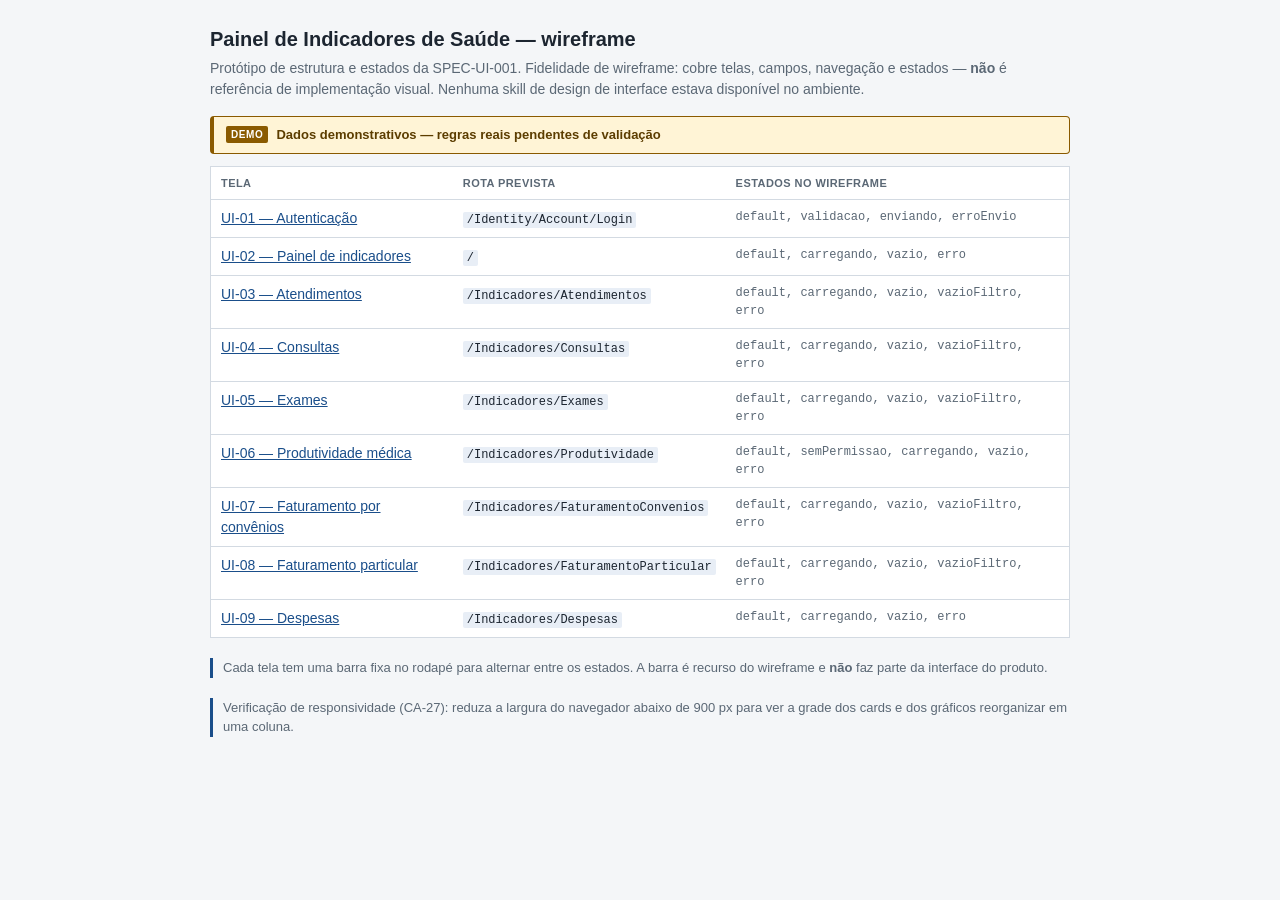
<file: docs/prototype/wireframe/index.html>
<!DOCTYPE html>
<html lang="pt-BR">
<head>
<meta charset="utf-8">
<meta name="viewport" content="width=device-width, initial-scale=1">
<title>Painel de Indicadores de Saúde — wireframe (SPEC-UI-001)</title>
<link rel="stylesheet" href="assets/wireframe.css">
<style>
  .indice { max-width: 900px; margin: 0 auto; padding: 24px 20px 80px; }
  .indice h1 { font-size: 20px; margin: 0 0 4px; }
  .indice__sub { color: var(--wf-texto-suave); margin: 0 0 16px; font-size: 14px; }
  .indice table { width: 100%; border-collapse: collapse; font-size: 14px; background: #fff; border: 1px solid var(--wf-borda); }
  .indice th, .indice td { text-align: left; padding: 8px 10px; border-bottom: 1px solid var(--wf-borda); vertical-align: top; }
  .indice th { font-size: 11px; text-transform: uppercase; letter-spacing: .04em; color: var(--wf-texto-suave); }
  .indice code { font-family: var(--wf-fonte-mono); font-size: 12px; background: var(--wf-primaria-fraca); padding: 1px 4px; border-radius: 2px; }
  .indice a { color: var(--wf-primaria); }
  .indice__nota { margin-top: 20px; font-size: 13px; color: var(--wf-texto-suave); border-left: 3px solid var(--wf-primaria); padding-left: 10px; }
  .estados { font-family: var(--wf-fonte-mono); font-size: 12px; color: var(--wf-texto-suave); }
</style>
</head>
<body>

<div class="indice">

  <h1>Painel de Indicadores de Saúde — wireframe</h1>
  <p class="indice__sub">
    Protótipo de estrutura e estados da SPEC-UI-001. Fidelidade de wireframe: cobre telas, campos, navegação e
    estados — <strong>não</strong> é referência de implementação visual. Nenhuma skill de design de interface estava
    disponível no ambiente.
  </p>

  <div class="badge-demo">
    <span class="badge-demo__tag">Demo</span>
    Dados demonstrativos — regras reais pendentes de validação
  </div>

  <table>
    <thead>
      <tr><th>Tela</th><th>Rota prevista</th><th>Estados no wireframe</th></tr>
    </thead>
    <tbody>
      <tr>
        <td><a href="ui-01-login.html">UI-01 — Autenticação</a></td>
        <td><code>/Identity/Account/Login</code></td>
        <td class="estados">default, validacao, enviando, erroEnvio</td>
      </tr>
      <tr>
        <td><a href="ui-02-painel.html">UI-02 — Painel de indicadores</a></td>
        <td><code>/</code></td>
        <td class="estados">default, carregando, vazio, erro</td>
      </tr>
      <tr>
        <td><a href="ui-03-atendimentos.html">UI-03 — Atendimentos</a></td>
        <td><code>/Indicadores/Atendimentos</code></td>
        <td class="estados">default, carregando, vazio, vazioFiltro, erro</td>
      </tr>
      <tr>
        <td><a href="ui-04-consultas.html">UI-04 — Consultas</a></td>
        <td><code>/Indicadores/Consultas</code></td>
        <td class="estados">default, carregando, vazio, vazioFiltro, erro</td>
      </tr>
      <tr>
        <td><a href="ui-05-exames.html">UI-05 — Exames</a></td>
        <td><code>/Indicadores/Exames</code></td>
        <td class="estados">default, carregando, vazio, vazioFiltro, erro</td>
      </tr>
      <tr>
        <td><a href="ui-06-produtividade.html">UI-06 — Produtividade médica</a></td>
        <td><code>/Indicadores/Produtividade</code></td>
        <td class="estados">default, semPermissao, carregando, vazio, erro</td>
      </tr>
      <tr>
        <td><a href="ui-07-faturamento-convenios.html">UI-07 — Faturamento por convênios</a></td>
        <td><code>/Indicadores/FaturamentoConvenios</code></td>
        <td class="estados">default, carregando, vazio, vazioFiltro, erro</td>
      </tr>
      <tr>
        <td><a href="ui-08-faturamento-particular.html">UI-08 — Faturamento particular</a></td>
        <td><code>/Indicadores/FaturamentoParticular</code></td>
        <td class="estados">default, carregando, vazio, vazioFiltro, erro</td>
      </tr>
      <tr>
        <td><a href="ui-09-despesas.html">UI-09 — Despesas</a></td>
        <td><code>/Indicadores/Despesas</code></td>
        <td class="estados">default, carregando, vazio, erro</td>
      </tr>
    </tbody>
  </table>

  <p class="indice__nota">
    Cada tela tem uma barra fixa no rodapé para alternar entre os estados. A barra é recurso do wireframe e
    <strong>não</strong> faz parte da interface do produto.
  </p>

  <p class="indice__nota">
    Verificação de responsividade (CA-27): reduza a largura do navegador abaixo de 900 px para ver a grade dos cards e
    dos gráficos reorganizar em uma coluna.
  </p>

</div>

</body>
</html>
</file>
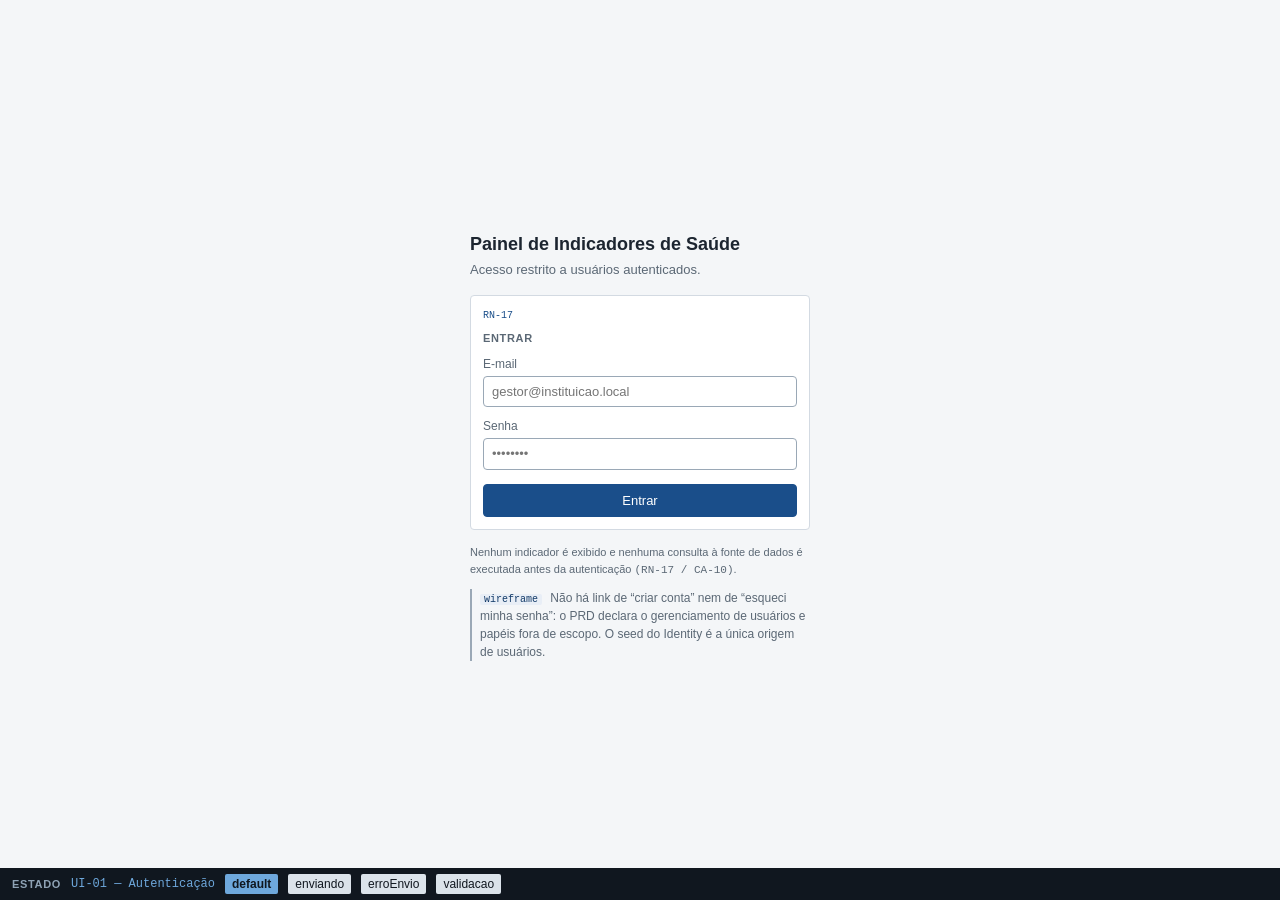
<file: docs/prototype/wireframe/ui-01-login.html>
<!DOCTYPE html>
<html lang="pt-BR">
<head>
<meta charset="utf-8">
<meta name="viewport" content="width=device-width, initial-scale=1">
<title>UI-01 — Autenticação (wireframe)</title>
<link rel="stylesheet" href="assets/wireframe.css">
</head>
<body class="login" data-tela="UI-01" data-tela-nome="Autenticação">

  <div class="login__caixa">

    <h1 class="login__titulo">Painel de Indicadores de Saúde</h1>
    <p class="login__sub">Acesso restrito a usuários autenticados.</p>

    <!-- ============ ESTADO: default ============ -->
    <div data-estado="default">
      <div class="painel" id="formulario" data-rn="RN-17">
        <p class="painel__titulo">Entrar</p>
        <div class="campo" style="margin-bottom:10px">
          <label for="email">E-mail</label>
          <input id="email" type="email" placeholder="gestor@instituicao.local">
        </div>
        <div class="campo" style="margin-bottom:14px">
          <label for="senha">Senha</label>
          <input id="senha" type="password" placeholder="••••••••">
        </div>
        <button class="botao" type="button">Entrar</button>
      </div>
      <p class="login__rodape">
        Nenhum indicador é exibido e nenhuma consulta à fonte de dados é executada antes da autenticação
        <span class="lista-rn">(RN-17 / CA-10)</span>.
      </p>
      <div class="anotacao">
        <span class="anotacao__tag">wireframe</span>
        Não há link de “criar conta” nem de “esqueci minha senha”: o PRD declara o gerenciamento de usuários e
        papéis fora de escopo. O seed do Identity é a única origem de usuários.
      </div>
    </div>

    <!-- ============ ESTADO: validacao ============ -->
    <div data-estado="validacao">
      <div class="painel" id="formulario-erro" data-rn="RN-17">
        <p class="painel__titulo">Entrar</p>
        <div class="aviso aviso--restrito" role="alert" style="margin-bottom:12px">
          <span class="aviso__titulo">E-mail ou senha inválidos.</span>
          Verifique as credenciais e tente novamente.
        </div>
        <div class="campo" style="margin-bottom:10px">
          <label for="email-v">E-mail</label>
          <input id="email-v" type="email" value="gestor@instituicao.local" style="border-color:var(--wf-erro)">
        </div>
        <div class="campo" style="margin-bottom:14px">
          <label for="senha-v">Senha</label>
          <input id="senha-v" type="password" value="errada" style="border-color:var(--wf-erro)">
        </div>
        <button class="botao" type="button">Entrar</button>
      </div>
      <p class="login__rodape">A mensagem não revela se o e-mail existe. Dados digitados são preservados.</p>
    </div>

    <!-- ============ ESTADO: enviando ============ -->
    <div data-estado="enviando">
      <div class="painel">
        <p class="painel__titulo">Entrar</p>
        <div class="campo" style="margin-bottom:10px">
          <label for="email-e">E-mail</label>
          <input id="email-e" type="email" value="gestor@instituicao.local" disabled>
        </div>
        <div class="campo" style="margin-bottom:14px">
          <label for="senha-e">Senha</label>
          <input id="senha-e" type="password" value="••••••••" disabled>
        </div>
        <button class="botao" type="button" disabled>Entrando…</button>
      </div>
      <p class="login__rodape">Campos e botão desabilitados — previne envio duplo.</p>
    </div>

    <!-- ============ ESTADO: erroEnvio ============ -->
    <div data-estado="erroEnvio">
      <div class="painel">
        <p class="painel__titulo">Entrar</p>
        <div class="estado-bloco estado-bloco--erro">
          <p class="estado-bloco__titulo">Não foi possível verificar suas credenciais agora.</p>
          <p class="estado-bloco__texto">O serviço de autenticação não respondeu. Tente novamente em instantes.</p>
          <button class="botao" type="button">Tentar novamente</button>
        </div>
        <div class="campo" style="margin-top:12px">
          <label for="email-r">E-mail</label>
          <input id="email-r" type="email" value="gestor@instituicao.local">
        </div>
        <div class="campo" style="margin-top:10px">
          <label for="senha-r">Senha</label>
          <input id="senha-r" type="password" value="••••••••">
        </div>
      </div>
      <p class="login__rodape">Falha no servidor, distinta de credencial inválida. E-mail e senha preservados.</p>
    </div>

  </div>

<script src="assets/estados.js"></script>
</body>
</html>
</file>
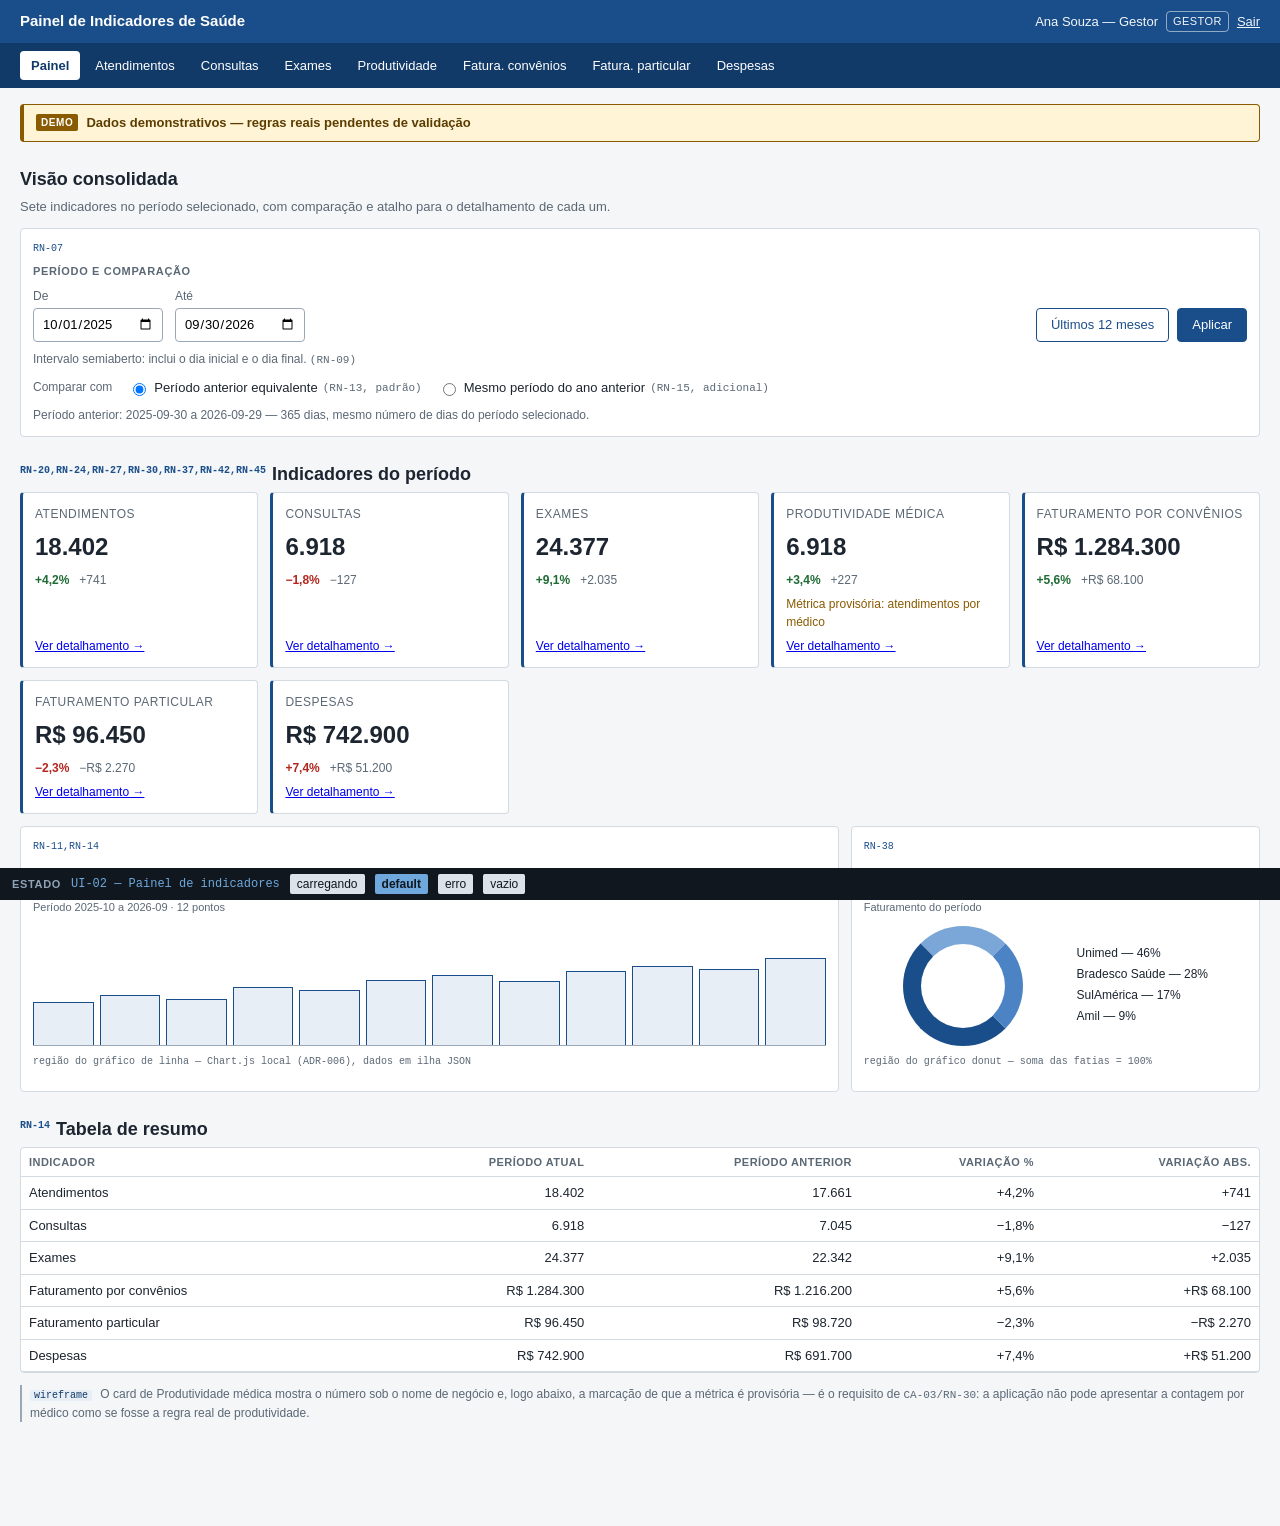
<file: docs/prototype/wireframe/ui-02-painel.html>
<!DOCTYPE html>
<html lang="pt-BR">
<head>
<meta charset="utf-8">
<meta name="viewport" content="width=device-width, initial-scale=1">
<title>UI-02 — Painel de indicadores (wireframe)</title>
<link rel="stylesheet" href="assets/wireframe.css">
</head>
<body data-tela="UI-02" data-tela-nome="Painel de indicadores">

  <header class="topo">
    <div class="topo__marca">Painel de Indicadores de Saúde</div>
    <div class="topo__usuario">
      <span>Ana Souza — Gestor</span>
      <span class="topo__papel">Gestor</span>
      <a class="topo__link" href="ui-01-login.html">Sair</a>
    </div>
  </header>

  <nav class="navegacao" aria-label="Indicadores">
    <a href="ui-02-painel.html" aria-current="page">Painel</a>
    <a href="ui-03-atendimentos.html">Atendimentos</a>
    <a href="ui-04-consultas.html">Consultas</a>
    <a href="ui-05-exames.html">Exames</a>
    <a href="ui-06-produtividade.html">Produtividade</a>
    <a href="ui-07-faturamento-convenios.html">Fatura. convênios</a>
    <a href="ui-08-faturamento-particular.html">Fatura. particular</a>
    <a href="ui-09-despesas.html">Despesas</a>
  </nav>

  <main class="conteudo">

    <div class="badge-demo" data-rn="RN-02">
      <span class="badge-demo__tag">Demo</span>
      Dados demonstrativos — regras reais pendentes de validação
    </div>

    <h1 class="cabecalho-secao">Visão consolidada</h1>
    <p class="descricao-secao">Sete indicadores no período selecionado, com comparação e atalho para o detalhamento de cada um.</p>

    <!-- ============ ESTADO: default ============ -->
    <div data-estado="default">

      <section class="painel" id="periodo" data-rn="RN-07">
        <p class="painel__titulo">Período e comparação</p>
        <div class="filtros">
          <div class="campo">
            <label for="de">De</label>
            <input id="de" type="date" value="2025-10-01">
          </div>
          <div class="campo">
            <label for="ate">Até</label>
            <input id="ate" type="date" value="2026-09-30">
          </div>
          <div class="botoes">
            <button class="botao botao--secundario" type="button">Últimos 12 meses</button>
            <button class="botao" type="button">Aplicar</button>
          </div>
        </div>
        <p class="dica-periodo">Intervalo semiaberto: inclui o dia inicial e o dia final. <span class="lista-rn">(RN-09)</span></p>
        <div class="chave-comparacao" style="margin-top:10px">
          <span style="font-size:12px;color:var(--wf-texto-suave)">Comparar com</span>
          <label><input type="radio" name="cmp" checked> Período anterior equivalente <span class="lista-rn">(RN-13, padrão)</span></label>
          <label><input type="radio" name="cmp"> Mesmo período do ano anterior <span class="lista-rn">(RN-15, adicional)</span></label>
        </div>
        <p class="dica-periodo">
          Período anterior: 2025-09-30 a 2026-09-29 — 365 dias, mesmo número de dias do período selecionado.
        </p>
      </section>

      <h2 class="cabecalho-secao" id="cards" data-rn="RN-20,RN-24,RN-27,RN-30,RN-37,RN-42,RN-45">Indicadores do período</h2>
      <div class="grade">

        <article class="card card--indicador">
          <span class="card__rotulo">Atendimentos</span>
          <span class="card__valor">18.402</span>
          <div class="card__rodape">
            <span class="variacao variacao--positivo">+4,2%</span>
            <span class="variacao variacao--neutro">+741</span>
          </div>
          <a class="card__link" href="ui-03-atendimentos.html">Ver detalhamento →</a>
        </article>

        <article class="card card--indicador">
          <span class="card__rotulo">Consultas</span>
          <span class="card__valor">6.918</span>
          <div class="card__rodape">
            <span class="variacao variacao--negativo">−1,8%</span>
            <span class="variacao variacao--neutro">−127</span>
          </div>
          <a class="card__link" href="ui-04-consultas.html">Ver detalhamento →</a>
        </article>

        <article class="card card--indicador">
          <span class="card__rotulo">Exames</span>
          <span class="card__valor">24.377</span>
          <div class="card__rodape">
            <span class="variacao variacao--positivo">+9,1%</span>
            <span class="variacao variacao--neutro">+2.035</span>
          </div>
          <a class="card__link" href="ui-05-exames.html">Ver detalhamento →</a>
        </article>

        <article class="card card--indicador" data-rn="RN-30">
          <span class="card__rotulo">Produtividade médica</span>
          <span class="card__valor">6.918</span>
          <div class="card__rodape">
            <span class="variacao variacao--positivo">+3,4%</span>
            <span class="variacao variacao--neutro">+227</span>
          </div>
          <span class="card__link" style="color:var(--wf-alerta)">Métrica provisória: atendimentos por médico</span>
          <a class="card__link" href="ui-06-produtividade.html">Ver detalhamento →</a>
        </article>

        <article class="card card--indicador">
          <span class="card__rotulo">Faturamento por convênios</span>
          <span class="card__valor">R$ 1.284.300</span>
          <div class="card__rodape">
            <span class="variacao variacao--positivo">+5,6%</span>
            <span class="variacao variacao--neutro">+R$ 68.100</span>
          </div>
          <a class="card__link" href="ui-07-faturamento-convenios.html">Ver detalhamento →</a>
        </article>

        <article class="card card--indicador">
          <span class="card__rotulo">Faturamento particular</span>
          <span class="card__valor">R$ 96.450</span>
          <div class="card__rodape">
            <span class="variacao variacao--negativo">−2,3%</span>
            <span class="variacao variacao--neutro">−R$ 2.270</span>
          </div>
          <a class="card__link" href="ui-08-faturamento-particular.html">Ver detalhamento →</a>
        </article>

        <article class="card card--indicador">
          <span class="card__rotulo">Despesas</span>
          <span class="card__valor">R$ 742.900</span>
          <div class="card__rodape">
            <span class="variacao variacao--negativo">+7,4%</span>
            <span class="variacao variacao--neutro">+R$ 51.200</span>
          </div>
          <a class="card__link" href="ui-09-despesas.html">Ver detalhamento →</a>
        </article>

      </div>

      <div class="grade grade--larga" style="margin-top:12px">

        <section class="grafico" id="evolucao" data-rn="RN-11,RN-14">
          <p class="grafico__titulo">Evolução de atendimentos por mês</p>
          <p class="grafico__sub">Período 2025-10 a 2026-09 · 12 pontos</p>
          <div class="grafico__regiao" aria-hidden="true">
            <div class="grafico__barra" style="height:38%"></div>
            <div class="grafico__barra" style="height:45%"></div>
            <div class="grafico__barra" style="height:41%"></div>
            <div class="grafico__barra" style="height:52%"></div>
            <div class="grafico__barra" style="height:49%"></div>
            <div class="grafico__barra" style="height:58%"></div>
            <div class="grafico__barra" style="height:63%"></div>
            <div class="grafico__barra" style="height:57%"></div>
            <div class="grafico__barra" style="height:66%"></div>
            <div class="grafico__barra" style="height:71%"></div>
            <div class="grafico__barra" style="height:68%"></div>
            <div class="grafico__barra" style="height:78%"></div>
          </div>
          <p class="grafico__nota-tech">região do gráfico de linha — Chart.js local (ADR-006), dados em ilha JSON</p>
        </section>

        <section class="grafico" id="participacao" data-rn="RN-38">
          <p class="grafico__titulo">Participação por convênio</p>
          <p class="grafico__sub">Faturamento do período</p>
          <div class="grafico__donut">
            <div class="grafico__rosca" aria-hidden="true"></div>
            <ul class="grafico__legenda">
              <li>Unimed — 46%</li>
              <li>Bradesco Saúde — 28%</li>
              <li>SulAmérica — 17%</li>
              <li>Amil — 9%</li>
            </ul>
          </div>
          <p class="grafico__nota-tech">região do gráfico donut — soma das fatias = 100%</p>
        </section>

      </div>

      <h2 class="cabecalho-secao" id="resumo" data-rn="RN-14">Tabela de resumo</h2>
      <div class="painel" style="padding:0">
        <table class="tabela">
          <thead>
            <tr>
              <th>Indicador</th>
              <th class="num">Período atual</th>
              <th class="num">Período anterior</th>
              <th class="num">Variação %</th>
              <th class="num">Variação abs.</th>
            </tr>
          </thead>
          <tbody>
            <tr><td>Atendimentos</td><td class="num">18.402</td><td class="num">17.661</td><td class="num">+4,2%</td><td class="num">+741</td></tr>
            <tr><td>Consultas</td><td class="num">6.918</td><td class="num">7.045</td><td class="num">−1,8%</td><td class="num">−127</td></tr>
            <tr><td>Exames</td><td class="num">24.377</td><td class="num">22.342</td><td class="num">+9,1%</td><td class="num">+2.035</td></tr>
            <tr><td>Faturamento por convênios</td><td class="num">R$ 1.284.300</td><td class="num">R$ 1.216.200</td><td class="num">+5,6%</td><td class="num">+R$ 68.100</td></tr>
            <tr><td>Faturamento particular</td><td class="num">R$ 96.450</td><td class="num">R$ 98.720</td><td class="num">−2,3%</td><td class="num">−R$ 2.270</td></tr>
            <tr><td>Despesas</td><td class="num">R$ 742.900</td><td class="num">R$ 691.700</td><td class="num">+7,4%</td><td class="num">+R$ 51.200</td></tr>
          </tbody>
        </table>
      </div>

      <div class="anotacao">
        <span class="anotacao__tag">wireframe</span>
        O card de Produtividade médica mostra o número sob o nome de negócio e, logo abaixo, a marcação de que a métrica
        é provisória — é o requisito de <span class="lista-rn">CA-03/RN-30</span>: a aplicação não pode apresentar a
        contagem por médico como se fosse a regra real de produtividade.
      </div>

    </div>

    <!-- ============ ESTADO: carregando ============ -->
    <div data-estado="carregando">
      <section class="painel">
        <p class="painel__titulo">Período e comparação</p>
        <div class="esqueleto esqueleto--linha" style="width:280px"></div>
        <div class="esqueleto esqueleto--linha" style="width:180px"></div>
      </section>
      <div class="grade" style="margin-top:12px">
        <div class="card"><div class="esqueleto esqueleto--linha" style="width:50%"></div><div class="esqueleto esqueleto--valor"></div><div class="esqueleto esqueleto--linha" style="width:70%"></div></div>
        <div class="card"><div class="esqueleto esqueleto--linha" style="width:50%"></div><div class="esqueleto esqueleto--valor"></div><div class="esqueleto esqueleto--linha" style="width:70%"></div></div>
        <div class="card"><div class="esqueleto esqueleto--linha" style="width:50%"></div><div class="esqueleto esqueleto--valor"></div><div class="esqueleto esqueleto--linha" style="width:70%"></div></div>
        <div class="card"><div class="esqueleto esqueleto--linha" style="width:50%"></div><div class="esqueleto esqueleto--valor"></div><div class="esqueleto esqueleto--linha" style="width:70%"></div></div>
        <div class="card"><div class="esqueleto esqueleto--linha" style="width:50%"></div><div class="esqueleto esqueleto--valor"></div><div class="esqueleto esqueleto--linha" style="width:70%"></div></div>
        <div class="card"><div class="esqueleto esqueleto--linha" style="width:50%"></div><div class="esqueleto esqueleto--valor"></div><div class="esqueleto esqueleto--linha" style="width:70%"></div></div>
        <div class="card"><div class="esqueleto esqueleto--linha" style="width:50%"></div><div class="esqueleto esqueleto--valor"></div><div class="esqueleto esqueleto--linha" style="width:70%"></div></div>
      </div>
      <div class="grade grade--larga" style="margin-top:12px">
        <div class="grafico"><div class="esqueleto esqueleto--linha" style="width:40%"></div><div class="esqueleto esqueleto--grafico"></div></div>
        <div class="grafico"><div class="esqueleto esqueleto--linha" style="width:40%"></div><div class="esqueleto esqueleto--grafico"></div></div>
      </div>
      <p class="dica-periodo">Skeleton preserva a estrutura da tela; nenhum valor numérico é exibido antes de a consulta responder.</p>
    </div>

    <!-- ============ ESTADO: vazio (período sem dados) ============ -->
    <div data-estado="vazio">
      <section class="painel">
        <p class="painel__titulo">Período e comparação</p>
        <div class="filtros">
          <div class="campo"><label for="de-v">De</label><input id="de-v" type="date" value="2019-01-01"></div>
          <div class="campo"><label for="ate-v">Até</label><input id="ate-v" type="date" value="2019-01-31"></div>
          <div class="botoes"><button class="botao" type="button">Aplicar</button></div>
        </div>
        <p class="dica-periodo">Nenhum registro do conjunto demonstrativo neste intervalo.</p>
      </section>
      <div class="grade" style="margin-top:12px">
        <div class="card card--indicador"><span class="card__rotulo">Atendimentos</span><span class="card__valor">0</span><div class="card__rodape"><span class="variacao variacao--neutro">—</span></div></div>
        <div class="card card--indicador"><span class="card__rotulo">Consultas</span><span class="card__valor">0</span><div class="card__rodape"><span class="variacao variacao--neutro">—</span></div></div>
        <div class="card card--indicador"><span class="card__rotulo">Exames</span><span class="card__valor">0</span><div class="card__rodape"><span class="variacao variacao--neutro">—</span></div></div>
        <div class="card card--indicador"><span class="card__rotulo">Produtividade médica</span><span class="card__valor">0</span><div class="card__rodape"><span class="variacao variacao--neutro">—</span></div></div>
        <div class="card card--indicador"><span class="card__rotulo">Faturamento por convênios</span><span class="card__valor">R$ 0,00</span><div class="card__rodape"><span class="variacao variacao--neutro">—</span></div></div>
        <div class="card card--indicador"><span class="card__rotulo">Faturamento particular</span><span class="card__valor">R$ 0,00</span><div class="card__rodape"><span class="variacao variacao--neutro">—</span></div></div>
        <div class="card card--indicador"><span class="card__rotulo">Despesas</span><span class="card__valor">R$ 0,00</span><div class="card__rodape"><span class="variacao variacao--neutro">—</span></div></div>
      </div>
      <div class="estado-bloco" style="margin-top:12px">
        <p class="estado-bloco__titulo">Sem registros no período selecionado</p>
        <p class="estado-bloco__texto">Os indicadores mostram zero e as comparações mostram “—”, porque não há base de cálculo. Isso não é erro.</p>
        <button class="botao botao--secundario" type="button">Voltar para os últimos 12 meses</button>
      </div>
      <p class="anotacao"><span class="anotacao__tag">RN-12 / CA-07</span>Zero é resposta válida; estado de erro é proibido aqui.</p>
    </div>

    <!-- ============ ESTADO: erro ============ -->
    <div data-estado="erro">
      <div class="estado-bloco estado-bloco--erro">
        <p class="estado-bloco__titulo">Não foi possível carregar os indicadores</p>
        <p class="estado-bloco__texto">A fonte de dados não respondeu. Nenhum valor é exibido parcialmente — um indicador sem dado não pode parecer zero.</p>
        <button class="botao" type="button">Tentar novamente</button>
      </div>
      <p class="anotacao">
        <span class="anotacao__tag">regra</span>Falha de fonte é estado de tela inteira, com retentativa. A distinção entre
        “zero” e “não sei” é o que impede o gestor de tomar decisão sobre número inventado.
      </p>
    </div>

  </main>

<script src="assets/estados.js"></script>
</body>
</html>
</file>
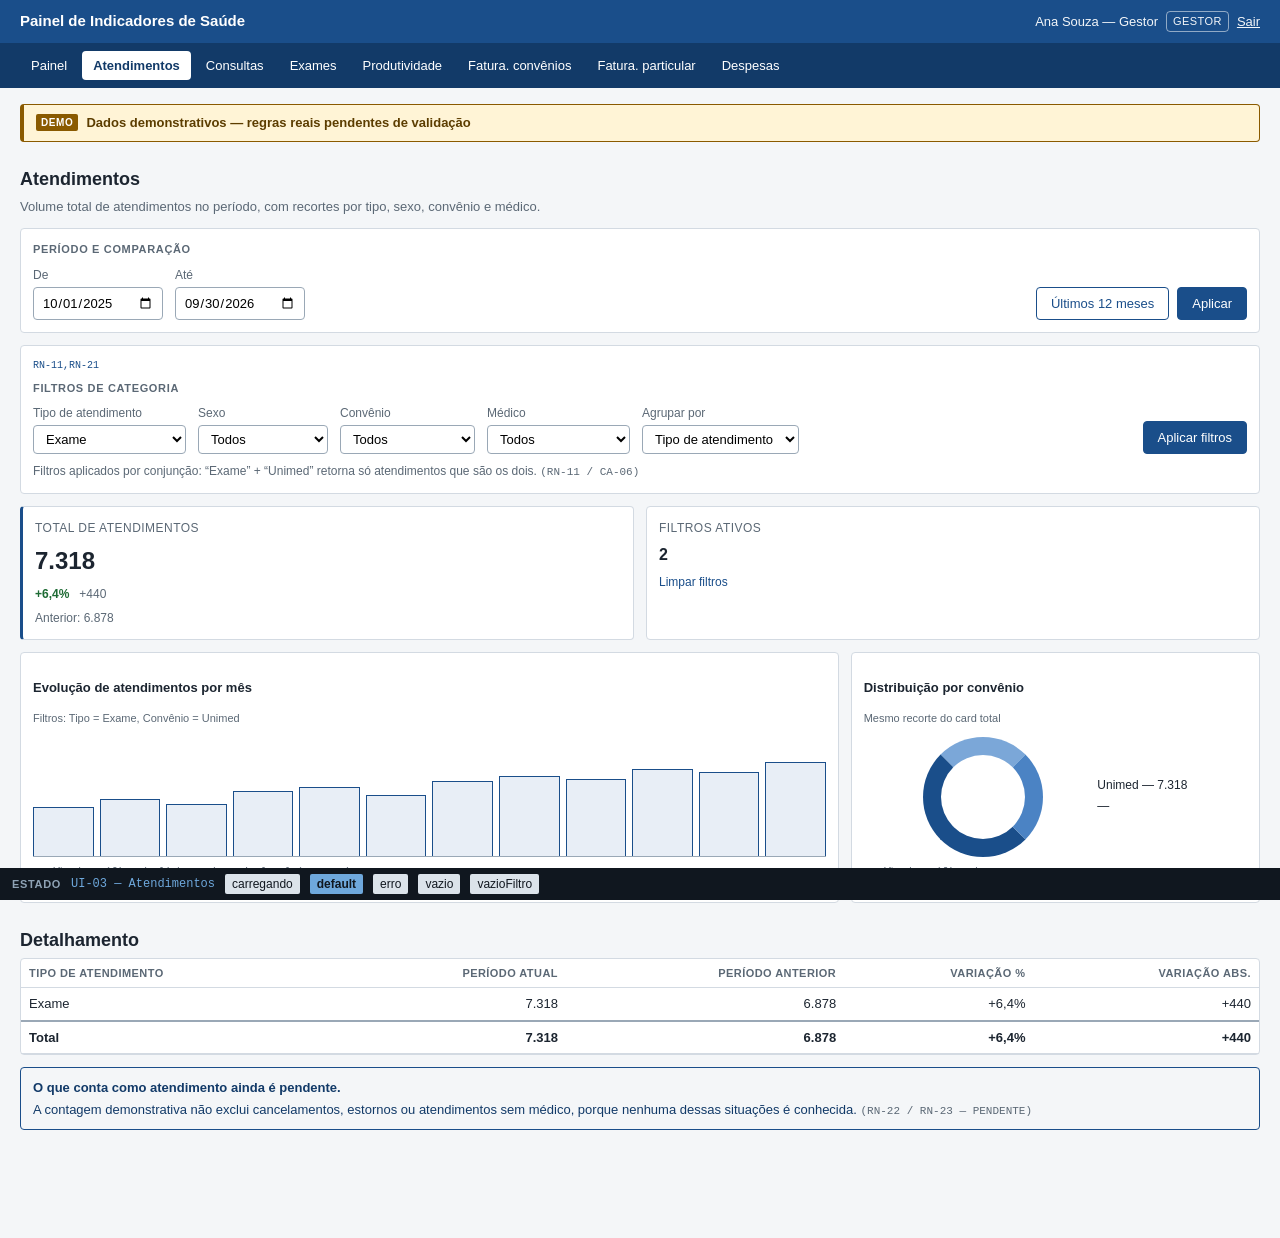
<file: docs/prototype/wireframe/ui-03-atendimentos.html>
<!DOCTYPE html>
<html lang="pt-BR">
<head>
<meta charset="utf-8">
<meta name="viewport" content="width=device-width, initial-scale=1">
<title>UI-03 — Atendimentos (wireframe)</title>
<link rel="stylesheet" href="assets/wireframe.css">
</head>
<body data-tela="UI-03" data-tela-nome="Atendimentos">

  <header class="topo">
    <div class="topo__marca">Painel de Indicadores de Saúde</div>
    <div class="topo__usuario">
      <span>Ana Souza — Gestor</span>
      <span class="topo__papel">Gestor</span>
      <a class="topo__link" href="ui-01-login.html">Sair</a>
    </div>
  </header>

  <nav class="navegacao" aria-label="Indicadores">
    <a href="ui-02-painel.html">Painel</a>
    <a href="ui-03-atendimentos.html" aria-current="page">Atendimentos</a>
    <a href="ui-04-consultas.html">Consultas</a>
    <a href="ui-05-exames.html">Exames</a>
    <a href="ui-06-produtividade.html">Produtividade</a>
    <a href="ui-07-faturamento-convenios.html">Fatura. convênios</a>
    <a href="ui-08-faturamento-particular.html">Fatura. particular</a>
    <a href="ui-09-despesas.html">Despesas</a>
  </nav>

  <main class="conteudo">

    <div class="badge-demo" data-rn="RN-02">
      <span class="badge-demo__tag">Demo</span>
      Dados demonstrativos — regras reais pendentes de validação
    </div>

    <h1 class="cabecalho-secao">Atendimentos</h1>
    <p class="descricao-secao">Volume total de atendimentos no período, com recortes por tipo, sexo, convênio e médico.</p>

    <!-- ============ ESTADO: default ============ -->
    <div data-estado="default">

      <section class="painel" data-rn="RN-07">
        <p class="painel__titulo">Período e comparação</p>
        <div class="filtros">
          <div class="campo"><label for="de">De</label><input id="de" type="date" value="2025-10-01"></div>
          <div class="campo"><label for="ate">Até</label><input id="ate" type="date" value="2026-09-30"></div>
          <div class="botoes">
            <button class="botao botao--secundario" type="button">Últimos 12 meses</button>
            <button class="botao" type="button">Aplicar</button>
          </div>
        </div>
      </section>

      <section class="painel" id="filtros" data-rn="RN-11,RN-21">
        <p class="painel__titulo">Filtros de categoria</p>
        <div class="filtros">
          <div class="campo">
            <label for="tipo">Tipo de atendimento</label>
            <select id="tipo"><option>Todos</option><option>Consulta</option><option selected>Exame</option><option>Procedimento</option><option>Internação clínica</option><option>Internação cirúrgica</option></select>
          </div>
          <div class="campo">
            <label for="sexo">Sexo</label>
            <select id="sexo"><option selected>Todos</option><option>Feminino</option><option>Masculino</option></select>
          </div>
          <div class="campo">
            <label for="convenio">Convênio</label>
            <select id="convenio"><option selected>Todos</option><option>Unimed</option><option>Bradesco Saúde</option><option>SulAmérica</option><option>Amil</option></select>
          </div>
          <div class="campo">
            <label for="medico">Médico</label>
            <select id="medico"><option selected>Todos</option><option>Dra. Marina Alves</option><option>Dr. Rafael Nunes</option><option>Dra. Patrícia Lima</option></select>
          </div>
          <div class="campo">
            <label for="agrupar">Agrupar por</label>
            <select id="agrupar"><option selected>Tipo de atendimento</option><option>Sexo</option><option>Convênio</option><option>Médico</option></select>
          </div>
          <div class="botoes"><button class="botao" type="button">Aplicar filtros</button></div>
        </div>
        <p class="dica-periodo">Filtros aplicados por conjunção: “Exame” + “Unimed” retorna só atendimentos que são os dois. <span class="lista-rn">(RN-11 / CA-06)</span></p>
      </section>

      <div class="grade" style="grid-template-columns:repeat(auto-fit,minmax(210px,1fr))">
        <article class="card card--indicador" data-rn="RN-20">
          <span class="card__rotulo">Total de atendimentos</span>
          <span class="card__valor">7.318</span>
          <div class="card__rodape">
            <span class="variacao variacao--positivo">+6,4%</span>
            <span class="variacao variacao--neutro">+440</span>
          </div>
          <span class="card__link" style="color:var(--wf-texto-suave)">Anterior: 6.878</span>
        </article>
        <article class="card">
          <span class="card__rotulo">Filtros ativos</span>
          <span class="card__valor" style="font-size:16px">2</span>
          <div class="card__rodape"><span class="card__link" style="color:var(--wf-primaria)">Limpar filtros</span></div>
        </article>
      </div>

      <div class="grade grade--larga" style="margin-top:12px">
        <section class="grafico">
          <p class="grafico__titulo">Evolução de atendimentos por mês</p>
          <p class="grafico__sub">Filtros: Tipo = Exame, Convênio = Unimed</p>
          <div class="grafico__regiao" aria-hidden="true">
            <div class="grafico__barra" style="height:44%"></div>
            <div class="grafico__barra" style="height:51%"></div>
            <div class="grafico__barra" style="height:47%"></div>
            <div class="grafico__barra" style="height:58%"></div>
            <div class="grafico__barra" style="height:62%"></div>
            <div class="grafico__barra" style="height:55%"></div>
            <div class="grafico__barra" style="height:67%"></div>
            <div class="grafico__barra" style="height:72%"></div>
            <div class="grafico__barra" style="height:69%"></div>
            <div class="grafico__barra" style="height:78%"></div>
            <div class="grafico__barra" style="height:75%"></div>
            <div class="grafico__barra" style="height:84%"></div>
          </div>
          <p class="grafico__nota-tech">região do gráfico de linha — Chart.js local (ADR-006)</p>
        </section>

        <section class="grafico">
          <p class="grafico__titulo">Distribuição por convênio</p>
          <p class="grafico__sub">Mesmo recorte do card total</p>
          <div class="grafico__donut">
            <div class="grafico__rosca" aria-hidden="true"></div>
            <ul class="grafico__legenda">
              <li>Unimed — 7.318</li>
              <li>—</li>
            </ul>
          </div>
          <p class="grafico__nota-tech">região do gráfico donut</p>
        </section>
      </div>

      <h2 class="cabecalho-secao">Detalhamento</h2>
      <div class="painel" style="padding:0">
        <table class="tabela" data-rn="RN-21">
          <thead>
            <tr><th>Tipo de atendimento</th><th class="num">Período atual</th><th class="num">Período anterior</th><th class="num">Variação %</th><th class="num">Variação abs.</th></tr>
          </thead>
          <tbody>
            <tr><td>Exame</td><td class="num">7.318</td><td class="num">6.878</td><td class="num">+6,4%</td><td class="num">+440</td></tr>
          </tbody>
          <tfoot>
            <tr><td>Total</td><td class="num">7.318</td><td class="num">6.878</td><td class="num">+6,4%</td><td class="num">+440</td></tr>
          </tfoot>
        </table>
      </div>

      <div class="aviso aviso--info">
        <span class="aviso__titulo">O que conta como atendimento ainda é pendente.</span>
        A contagem demonstrativa não exclui cancelamentos, estornos ou atendimentos sem médico, porque nenhuma dessas
        situações é conhecida. <span class="lista-rn">(RN-22 / RN-23 — PENDENTE)</span>
      </div>

    </div>

    <!-- ============ ESTADO: carregando ============ -->
    <div data-estado="carregando">
      <section class="painel"><div class="esqueleto esqueleto--linha" style="width:260px"></div></section>
      <section class="painel"><div class="esqueleto esqueleto--linha" style="width:200px"></div><div class="esqueleto esqueleto--linha" style="width:520px"></div></section>
      <div class="grade" style="grid-template-columns:repeat(auto-fit,minmax(210px,1fr))">
        <div class="card"><div class="esqueleto esqueleto--linha" style="width:55%"></div><div class="esqueleto esqueleto--valor"></div></div>
        <div class="card"><div class="esqueleto esqueleto--linha" style="width:55%"></div><div class="esqueleto esqueleto--valor"></div></div>
      </div>
      <div class="grade grade--larga" style="margin-top:12px">
        <div class="grafico"><div class="esqueleto esqueleto--grafico"></div></div>
        <div class="grafico"><div class="esqueleto esqueleto--grafico"></div></div>
      </div>
      <div class="painel" style="padding:12px"><div class="esqueleto esqueleto--linha"></div><div class="esqueleto esqueleto--linha"></div><div class="esqueleto esqueleto--linha"></div><div class="esqueleto esqueleto--linha"></div></div>
    </div>

    <!-- ============ ESTADO: vazio (sem dados no período) ============ -->
    <div data-estado="vazio">
      <section class="painel">
        <p class="painel__titulo">Período e comparação</p>
        <div class="filtros">
          <div class="campo"><label for="de-v">De</label><input id="de-v" type="date" value="2019-01-01"></div>
          <div class="campo"><label for="ate-v">Até</label><input id="ate-v" type="date" value="2019-01-31"></div>
          <div class="botoes"><button class="botao" type="button">Aplicar</button></div>
        </div>
      </section>
      <div class="grade" style="grid-template-columns:repeat(auto-fit,minmax(210px,1fr))">
        <article class="card card--indicador"><span class="card__rotulo">Total de atendimentos</span><span class="card__valor">0</span><div class="card__rodape"><span class="variacao variacao--neutro">—</span></div></article>
      </div>
      <div class="estado-bloco">
        <p class="estado-bloco__titulo">Nenhum atendimento no período</p>
        <p class="estado-bloco__texto">O conjunto demonstrativo não tem registros entre 01/01/2019 e 31/01/2019.</p>
        <button class="botao botao--secundario" type="button">Voltar para os últimos 12 meses</button>
      </div>
    </div>

    <!-- ============ ESTADO: vazioFiltro (dados existem, filtro não retorna) ============ -->
    <div data-estado="vazioFiltro">
      <section class="painel">
        <p class="painel__titulo">Período e comparação</p>
        <div class="filtros">
          <div class="campo"><label for="de-f">De</label><input id="de-f" type="date" value="2025-10-01"></div>
          <div class="campo"><label for="ate-f">Até</label><input id="ate-f" type="date" value="2026-09-30"></div>
        </div>
      </section>
      <section class="painel" id="filtros-ativos" data-rn="RN-11">
        <p class="painel__titulo">Filtros de categoria</p>
        <div class="filtros">
          <div class="campo"><label for="tipo-f">Tipo de atendimento</label><select id="tipo-f"><option>Todos</option><option>Consulta</option><option>Exame</option><option selected>Internação cirúrgica</option></select></div>
          <div class="campo"><label for="medico-f">Médico</label><select id="medico-f"><option selected>Dr. Rafael Nunes</option><option>Todos</option></select></div>
        </div>
        <p class="dica-periodo">A combinação não retorna registros. O período, isoladamente, tem 18.402 atendimentos.</p>
      </section>
      <div class="estado-bloco">
        <p class="estado-bloco__titulo">Nenhum resultado para os filtros selecionados</p>
        <p class="estado-bloco__texto">Isto é diferente de período vazio: há dados no período, mas a combinação de filtros não encontra nenhum.</p>
        <button class="botao" type="button">Limpar filtros</button>
      </div>
    </div>

    <!-- ============ ESTADO: erro ============ -->
    <div data-estado="erro">
      <div class="estado-bloco estado-bloco--erro">
        <p class="estado-bloco__titulo">Não foi possível carregar os atendimentos</p>
        <p class="estado-bloco__texto">A consulta à fonte de dados falhou. Os filtros que você escolheu foram preservados.</p>
        <button class="botao" type="button">Tentar novamente</button>
      </div>
    </div>

  </main>

<script src="assets/estados.js"></script>
</body>
</html>
</file>
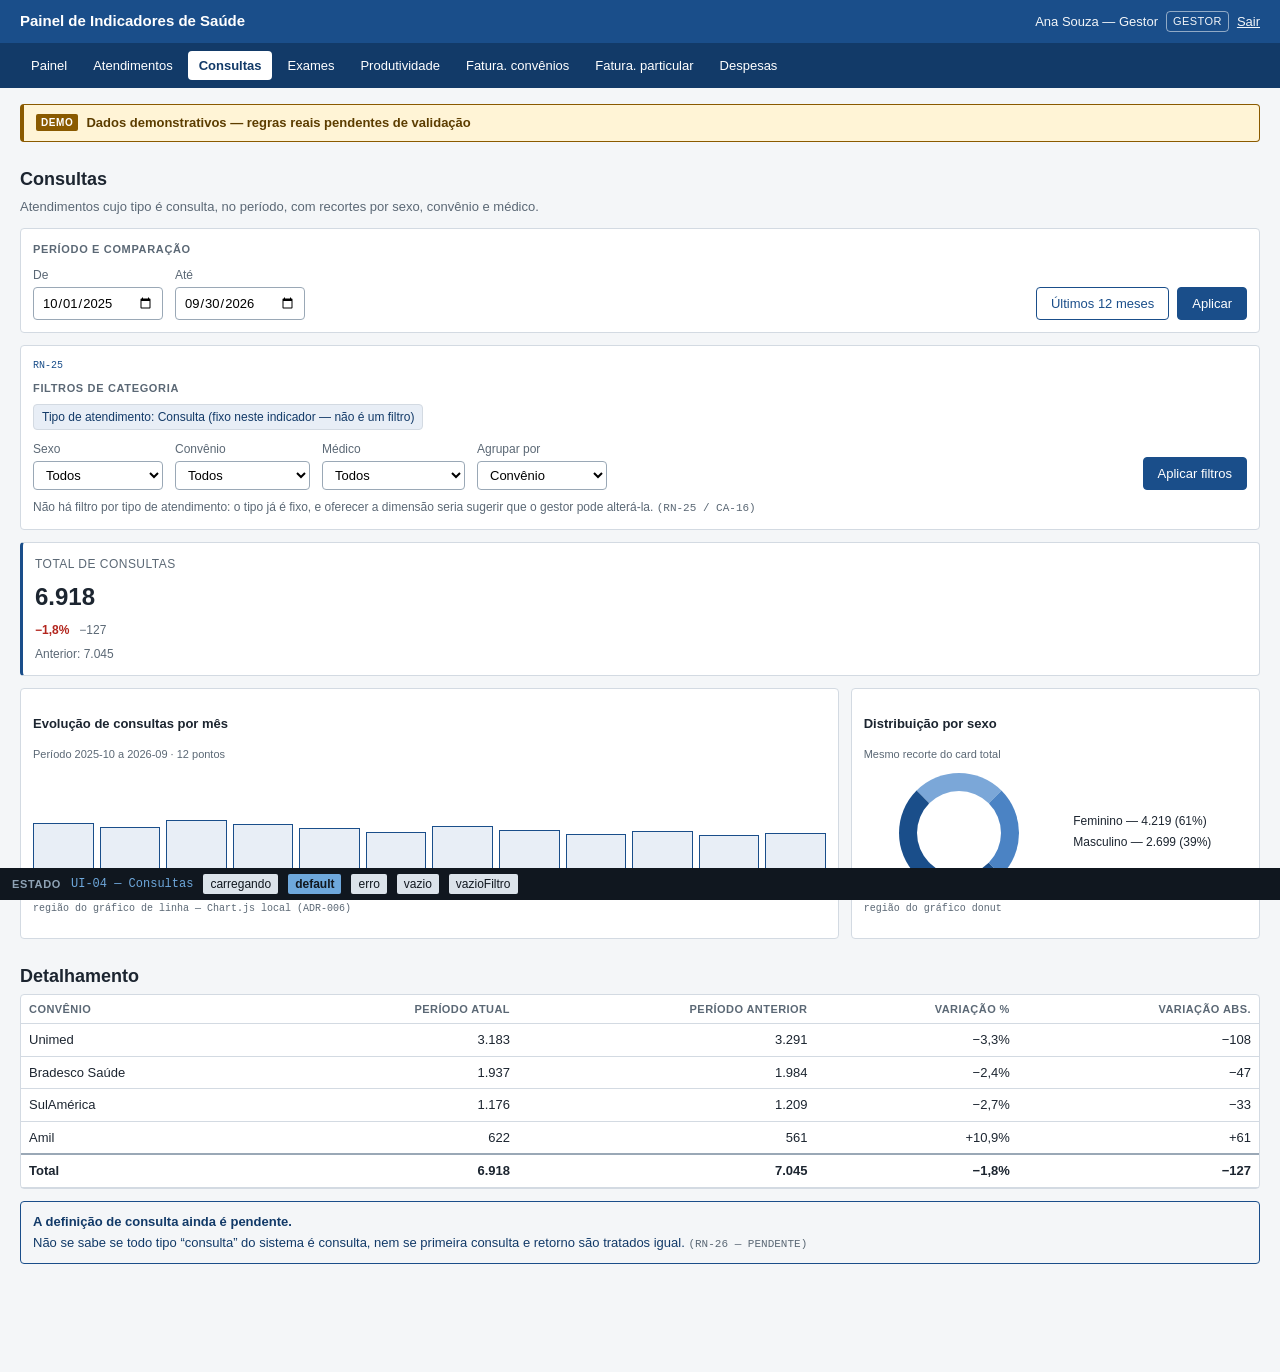
<file: docs/prototype/wireframe/ui-04-consultas.html>
<!DOCTYPE html>
<html lang="pt-BR">
<head>
<meta charset="utf-8">
<meta name="viewport" content="width=device-width, initial-scale=1">
<title>UI-04 — Consultas (wireframe)</title>
<link rel="stylesheet" href="assets/wireframe.css">
</head>
<body data-tela="UI-04" data-tela-nome="Consultas">

  <header class="topo">
    <div class="topo__marca">Painel de Indicadores de Saúde</div>
    <div class="topo__usuario">
      <span>Ana Souza — Gestor</span>
      <span class="topo__papel">Gestor</span>
      <a class="topo__link" href="ui-01-login.html">Sair</a>
    </div>
  </header>

  <nav class="navegacao" aria-label="Indicadores">
    <a href="ui-02-painel.html">Painel</a>
    <a href="ui-03-atendimentos.html">Atendimentos</a>
    <a href="ui-04-consultas.html" aria-current="page">Consultas</a>
    <a href="ui-05-exames.html">Exames</a>
    <a href="ui-06-produtividade.html">Produtividade</a>
    <a href="ui-07-faturamento-convenios.html">Fatura. convênios</a>
    <a href="ui-08-faturamento-particular.html">Fatura. particular</a>
    <a href="ui-09-despesas.html">Despesas</a>
  </nav>

  <main class="conteudo">

    <div class="badge-demo" data-rn="RN-02">
      <span class="badge-demo__tag">Demo</span>
      Dados demonstrativos — regras reais pendentes de validação
    </div>

    <h1 class="cabecalho-secao">Consultas</h1>
    <p class="descricao-secao">Atendimentos cujo tipo é consulta, no período, com recortes por sexo, convênio e médico.</p>

    <!-- ============ ESTADO: default ============ -->
    <div data-estado="default">

      <section class="painel" data-rn="RN-07">
        <p class="painel__titulo">Período e comparação</p>
        <div class="filtros">
          <div class="campo"><label for="de">De</label><input id="de" type="date" value="2025-10-01"></div>
          <div class="campo"><label for="ate">Até</label><input id="ate" type="date" value="2026-09-30"></div>
          <div class="botoes">
            <button class="botao botao--secundario" type="button">Últimos 12 meses</button>
            <button class="botao" type="button">Aplicar</button>
          </div>
        </div>
      </section>

      <section class="painel" id="filtros" data-rn="RN-25">
        <p class="painel__titulo">Filtros de categoria</p>
        <div style="margin-bottom:10px">
          <span class="nota-fixada" data-rn="RN-25">Tipo de atendimento: Consulta (fixo neste indicador — não é um filtro)</span>
        </div>
        <div class="filtros">
          <div class="campo">
            <label for="sexo">Sexo</label>
            <select id="sexo"><option selected>Todos</option><option>Feminino</option><option>Masculino</option></select>
          </div>
          <div class="campo">
            <label for="convenio">Convênio</label>
            <select id="convenio"><option selected>Todos</option><option>Unimed</option><option>Bradesco Saúde</option><option>SulAmérica</option><option>Amil</option></select>
          </div>
          <div class="campo">
            <label for="medico">Médico</label>
            <select id="medico"><option selected>Todos</option><option>Dra. Marina Alves</option><option>Dr. Rafael Nunes</option><option>Dra. Patrícia Lima</option></select>
          </div>
          <div class="campo">
            <label for="agrupar">Agrupar por</label>
            <select id="agrupar"><option>Sexo</option><option selected>Convênio</option><option>Médico</option></select>
          </div>
          <div class="botoes"><button class="botao" type="button">Aplicar filtros</button></div>
        </div>
        <p class="dica-periodo">Não há filtro por tipo de atendimento: o tipo já é fixo, e oferecer a dimensão seria sugerir que o gestor pode alterá-la. <span class="lista-rn">(RN-25 / CA-16)</span></p>
      </section>

      <div class="grade" style="grid-template-columns:repeat(auto-fit,minmax(210px,1fr))">
        <article class="card card--indicador" data-rn="RN-24">
          <span class="card__rotulo">Total de consultas</span>
          <span class="card__valor">6.918</span>
          <div class="card__rodape">
            <span class="variacao variacao--negativo">−1,8%</span>
            <span class="variacao variacao--neutro">−127</span>
          </div>
          <span class="card__link" style="color:var(--wf-texto-suave)">Anterior: 7.045</span>
        </article>
      </div>

      <div class="grade grade--larga" style="margin-top:12px">
        <section class="grafico">
          <p class="grafico__titulo">Evolução de consultas por mês</p>
          <p class="grafico__sub">Período 2025-10 a 2026-09 · 12 pontos</p>
          <div class="grafico__regiao" aria-hidden="true">
            <div class="grafico__barra" style="height:62%"></div>
            <div class="grafico__barra" style="height:58%"></div>
            <div class="grafico__barra" style="height:65%"></div>
            <div class="grafico__barra" style="height:61%"></div>
            <div class="grafico__barra" style="height:57%"></div>
            <div class="grafico__barra" style="height:54%"></div>
            <div class="grafico__barra" style="height:59%"></div>
            <div class="grafico__barra" style="height:56%"></div>
            <div class="grafico__barra" style="height:52%"></div>
            <div class="grafico__barra" style="height:55%"></div>
            <div class="grafico__barra" style="height:51%"></div>
            <div class="grafico__barra" style="height:53%"></div>
          </div>
          <p class="grafico__nota-tech">região do gráfico de linha — Chart.js local (ADR-006)</p>
        </section>

        <section class="grafico">
          <p class="grafico__titulo">Distribuição por sexo</p>
          <p class="grafico__sub">Mesmo recorte do card total</p>
          <div class="grafico__donut">
            <div class="grafico__rosca" aria-hidden="true"></div>
            <ul class="grafico__legenda">
              <li>Feminino — 4.219 (61%)</li>
              <li>Masculino — 2.699 (39%)</li>
            </ul>
          </div>
          <p class="grafico__nota-tech">região do gráfico donut</p>
        </section>
      </div>

      <h2 class="cabecalho-secao">Detalhamento</h2>
      <div class="painel" style="padding:0">
        <table class="tabela">
          <thead><tr><th>Convênio</th><th class="num">Período atual</th><th class="num">Período anterior</th><th class="num">Variação %</th><th class="num">Variação abs.</th></tr></thead>
          <tbody>
            <tr><td>Unimed</td><td class="num">3.183</td><td class="num">3.291</td><td class="num">−3,3%</td><td class="num">−108</td></tr>
            <tr><td>Bradesco Saúde</td><td class="num">1.937</td><td class="num">1.984</td><td class="num">−2,4%</td><td class="num">−47</td></tr>
            <tr><td>SulAmérica</td><td class="num">1.176</td><td class="num">1.209</td><td class="num">−2,7%</td><td class="num">−33</td></tr>
            <tr><td>Amil</td><td class="num">622</td><td class="num">561</td><td class="num">+10,9%</td><td class="num">+61</td></tr>
          </tbody>
          <tfoot><tr><td>Total</td><td class="num">6.918</td><td class="num">7.045</td><td class="num">−1,8%</td><td class="num">−127</td></tr></tfoot>
        </table>
      </div>

      <div class="aviso aviso--info">
        <span class="aviso__titulo">A definição de consulta ainda é pendente.</span>
        Não se sabe se todo tipo “consulta” do sistema é consulta, nem se primeira consulta e retorno são tratados igual.
        <span class="lista-rn">(RN-26 — PENDENTE)</span>
      </div>

    </div>

    <!-- ============ ESTADO: carregando ============ -->
    <div data-estado="carregando">
      <section class="painel"><div class="esqueleto esqueleto--linha" style="width:260px"></div></section>
      <section class="painel"><div class="esqueleto esqueleto--linha" style="width:200px"></div><div class="esqueleto esqueleto--linha" style="width:520px"></div></section>
      <div class="grade" style="grid-template-columns:repeat(auto-fit,minmax(210px,1fr))">
        <div class="card"><div class="esqueleto esqueleto--linha" style="width:55%"></div><div class="esqueleto esqueleto--valor"></div></div>
      </div>
      <div class="grade grade--larga" style="margin-top:12px">
        <div class="grafico"><div class="esqueleto esqueleto--grafico"></div></div>
        <div class="grafico"><div class="esqueleto esqueleto--grafico"></div></div>
      </div>
    </div>

    <!-- ============ ESTADO: vazio ============ -->
    <div data-estado="vazio">
      <section class="painel">
        <p class="painel__titulo">Período e comparação</p>
        <div class="filtros">
          <div class="campo"><label for="de-v">De</label><input id="de-v" type="date" value="2019-01-01"></div>
          <div class="campo"><label for="ate-v">Até</label><input id="ate-v" type="date" value="2019-01-31"></div>
          <div class="botoes"><button class="botao" type="button">Aplicar</button></div>
        </div>
      </section>
      <div class="grade" style="grid-template-columns:repeat(auto-fit,minmax(210px,1fr))">
        <article class="card card--indicador"><span class="card__rotulo">Total de consultas</span><span class="card__valor">0</span><div class="card__rodape"><span class="variacao variacao--neutro">—</span></div></article>
      </div>
      <div class="estado-bloco">
        <p class="estado-bloco__titulo">Nenhuma consulta no período</p>
        <p class="estado-bloco__texto">O conjunto demonstrativo não tem registros entre 01/01/2019 e 31/01/2019.</p>
        <button class="botao botao--secundario" type="button">Voltar para os últimos 12 meses</button>
      </div>
    </div>

    <!-- ============ ESTADO: vazioFiltro ============ -->
    <div data-estado="vazioFiltro">
      <section class="painel" data-rn="RN-11">
        <p class="painel__titulo">Filtros de categoria</p>
        <div class="filtros">
          <div class="campo"><label for="medico-f">Médico</label><select id="medico-f"><option>Todos</option><option selected>Dr. Rafael Nunes</option></select></div>
          <div class="campo"><label for="convenio-f">Convênio</label><select id="convenio-f"><option selected>Amil</option><option>Todos</option></select></div>
        </div>
        <p class="dica-periodo">A combinação não retorna consultas no período.</p>
      </section>
      <div class="estado-bloco">
        <p class="estado-bloco__titulo">Nenhum resultado para os filtros selecionados</p>
        <p class="estado-bloco__texto">Há 6.918 consultas no período, mas nenhuma para esta combinação de médico e convênio.</p>
        <button class="botao" type="button">Limpar filtros</button>
      </div>
    </div>

    <!-- ============ ESTADO: erro ============ -->
    <div data-estado="erro">
      <div class="estado-bloco estado-bloco--erro">
        <p class="estado-bloco__titulo">Não foi possível carregar as consultas</p>
        <p class="estado-bloco__texto">A consulta à fonte de dados falhou. Os filtros que você escolheu foram preservados.</p>
        <button class="botao" type="button">Tentar novamente</button>
      </div>
    </div>

  </main>

<script src="assets/estados.js"></script>
</body>
</html>
</file>
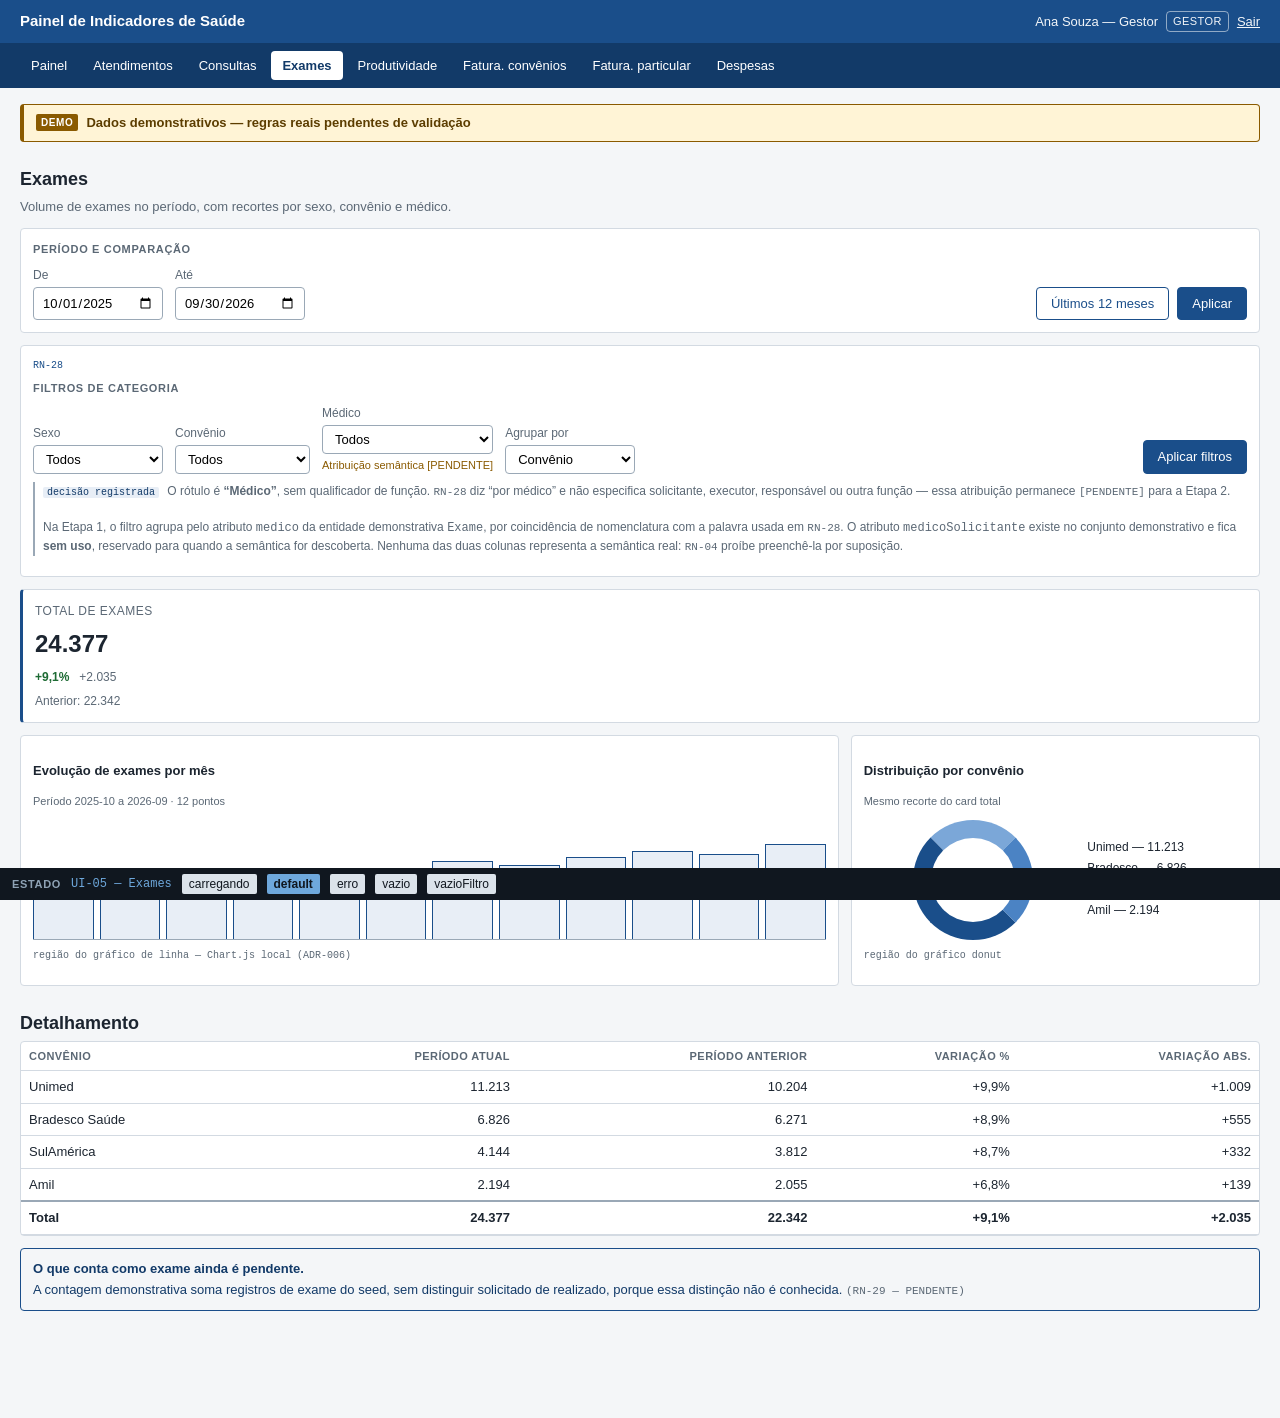
<file: docs/prototype/wireframe/ui-05-exames.html>
<!DOCTYPE html>
<html lang="pt-BR">
<head>
<meta charset="utf-8">
<meta name="viewport" content="width=device-width, initial-scale=1">
<title>UI-05 — Exames (wireframe)</title>
<link rel="stylesheet" href="assets/wireframe.css">
</head>
<body data-tela="UI-05" data-tela-nome="Exames">

  <header class="topo">
    <div class="topo__marca">Painel de Indicadores de Saúde</div>
    <div class="topo__usuario">
      <span>Ana Souza — Gestor</span>
      <span class="topo__papel">Gestor</span>
      <a class="topo__link" href="ui-01-login.html">Sair</a>
    </div>
  </header>

  <nav class="navegacao" aria-label="Indicadores">
    <a href="ui-02-painel.html">Painel</a>
    <a href="ui-03-atendimentos.html">Atendimentos</a>
    <a href="ui-04-consultas.html">Consultas</a>
    <a href="ui-05-exames.html" aria-current="page">Exames</a>
    <a href="ui-06-produtividade.html">Produtividade</a>
    <a href="ui-07-faturamento-convenios.html">Fatura. convênios</a>
    <a href="ui-08-faturamento-particular.html">Fatura. particular</a>
    <a href="ui-09-despesas.html">Despesas</a>
  </nav>

  <main class="conteudo">

    <div class="badge-demo" data-rn="RN-02">
      <span class="badge-demo__tag">Demo</span>
      Dados demonstrativos — regras reais pendentes de validação
    </div>

    <h1 class="cabecalho-secao">Exames</h1>
    <p class="descricao-secao">Volume de exames no período, com recortes por sexo, convênio e médico.</p>

    <!-- ============ ESTADO: default ============ -->
    <div data-estado="default">

      <section class="painel" data-rn="RN-07">
        <p class="painel__titulo">Período e comparação</p>
        <div class="filtros">
          <div class="campo"><label for="de">De</label><input id="de" type="date" value="2025-10-01"></div>
          <div class="campo"><label for="ate">Até</label><input id="ate" type="date" value="2026-09-30"></div>
          <div class="botoes">
            <button class="botao botao--secundario" type="button">Últimos 12 meses</button>
            <button class="botao" type="button">Aplicar</button>
          </div>
        </div>
      </section>

      <section class="painel" id="filtros" data-rn="RN-28">
        <p class="painel__titulo">Filtros de categoria</p>
        <div class="filtros">
          <div class="campo">
            <label for="sexo">Sexo</label>
            <select id="sexo"><option selected>Todos</option><option>Feminino</option><option>Masculino</option></select>
          </div>
          <div class="campo">
            <label for="convenio">Convênio</label>
            <select id="convenio"><option selected>Todos</option><option>Unimed</option><option>Bradesco Saúde</option><option>SulAmérica</option><option>Amil</option></select>
          </div>
          <div class="campo">
            <label for="medico">Médico</label>
            <select id="medico"><option selected>Todos</option><option>Dra. Marina Alves</option><option>Dr. Rafael Nunes</option><option>Dra. Patrícia Lima</option></select>
            <span class="campo__nota">Atribuição semântica [PENDENTE]</span>
          </div>
          <div class="campo">
            <label for="agrupar">Agrupar por</label>
            <select id="agrupar"><option>Sexo</option><option selected>Convênio</option><option>Médico</option></select>
          </div>
          <div class="botoes"><button class="botao" type="button">Aplicar filtros</button></div>
        </div>
        <div class="anotacao">
          <span class="anotacao__tag">decisão registrada</span>
          O rótulo é <strong>“Médico”</strong>, sem qualificador de função. <span class="lista-rn">RN-28</span> diz “por
          médico” e não especifica solicitante, executor, responsável ou outra função — essa atribuição permanece
          <span class="lista-rn">[PENDENTE]</span> para a Etapa 2.
          <br><br>
          Na Etapa 1, o filtro agrupa pelo atributo <code>medico</code> da entidade demonstrativa
          <code>Exame</code>, por coincidência de nomenclatura com a palavra usada em <span class="lista-rn">RN-28</span>.
          O atributo <code>medicoSolicitante</code> existe no conjunto demonstrativo e fica <strong>sem uso</strong>,
          reservado para quando a semântica for descoberta. Nenhuma das duas colunas representa a semântica real:
          <span class="lista-rn">RN-04</span> proíbe preenchê-la por suposição.
        </div>
      </section>

      <div class="grade" style="grid-template-columns:repeat(auto-fit,minmax(210px,1fr))">
        <article class="card card--indicador" data-rn="RN-27">
          <span class="card__rotulo">Total de exames</span>
          <span class="card__valor">24.377</span>
          <div class="card__rodape">
            <span class="variacao variacao--positivo">+9,1%</span>
            <span class="variacao variacao--neutro">+2.035</span>
          </div>
          <span class="card__link" style="color:var(--wf-texto-suave)">Anterior: 22.342</span>
        </article>
      </div>

      <div class="grade grade--larga" style="margin-top:12px">
        <section class="grafico">
          <p class="grafico__titulo">Evolução de exames por mês</p>
          <p class="grafico__sub">Período 2025-10 a 2026-09 · 12 pontos</p>
          <div class="grafico__regiao" aria-hidden="true">
            <div class="grafico__barra" style="height:48%"></div>
            <div class="grafico__barra" style="height:53%"></div>
            <div class="grafico__barra" style="height:50%"></div>
            <div class="grafico__barra" style="height:60%"></div>
            <div class="grafico__barra" style="height:57%"></div>
            <div class="grafico__barra" style="height:64%"></div>
            <div class="grafico__barra" style="height:70%"></div>
            <div class="grafico__barra" style="height:66%"></div>
            <div class="grafico__barra" style="height:74%"></div>
            <div class="grafico__barra" style="height:79%"></div>
            <div class="grafico__barra" style="height:76%"></div>
            <div class="grafico__barra" style="height:85%"></div>
          </div>
          <p class="grafico__nota-tech">região do gráfico de linha — Chart.js local (ADR-006)</p>
        </section>

        <section class="grafico">
          <p class="grafico__titulo">Distribuição por convênio</p>
          <p class="grafico__sub">Mesmo recorte do card total</p>
          <div class="grafico__donut">
            <div class="grafico__rosca" aria-hidden="true"></div>
            <ul class="grafico__legenda">
              <li>Unimed — 11.213</li>
              <li>Bradesco — 6.826</li>
              <li>SulAmérica — 4.144</li>
              <li>Amil — 2.194</li>
            </ul>
          </div>
          <p class="grafico__nota-tech">região do gráfico donut</p>
        </section>
      </div>

      <h2 class="cabecalho-secao">Detalhamento</h2>
      <div class="painel" style="padding:0">
        <table class="tabela">
          <thead><tr><th>Convênio</th><th class="num">Período atual</th><th class="num">Período anterior</th><th class="num">Variação %</th><th class="num">Variação abs.</th></tr></thead>
          <tbody>
            <tr><td>Unimed</td><td class="num">11.213</td><td class="num">10.204</td><td class="num">+9,9%</td><td class="num">+1.009</td></tr>
            <tr><td>Bradesco Saúde</td><td class="num">6.826</td><td class="num">6.271</td><td class="num">+8,9%</td><td class="num">+555</td></tr>
            <tr><td>SulAmérica</td><td class="num">4.144</td><td class="num">3.812</td><td class="num">+8,7%</td><td class="num">+332</td></tr>
            <tr><td>Amil</td><td class="num">2.194</td><td class="num">2.055</td><td class="num">+6,8%</td><td class="num">+139</td></tr>
          </tbody>
          <tfoot><tr><td>Total</td><td class="num">24.377</td><td class="num">22.342</td><td class="num">+9,1%</td><td class="num">+2.035</td></tr></tfoot>
        </table>
      </div>

      <div class="aviso aviso--info">
        <span class="aviso__titulo">O que conta como exame ainda é pendente.</span>
        A contagem demonstrativa soma registros de exame do seed, sem distinguir solicitado de realizado, porque essa
        distinção não é conhecida. <span class="lista-rn">(RN-29 — PENDENTE)</span>
      </div>

    </div>

    <!-- ============ ESTADO: carregando ============ -->
    <div data-estado="carregando">
      <section class="painel"><div class="esqueleto esqueleto--linha" style="width:260px"></div></section>
      <section class="painel"><div class="esqueleto esqueleto--linha" style="width:200px"></div><div class="esqueleto esqueleto--linha" style="width:520px"></div></section>
      <div class="grade" style="grid-template-columns:repeat(auto-fit,minmax(210px,1fr))">
        <div class="card"><div class="esqueleto esqueleto--linha" style="width:55%"></div><div class="esqueleto esqueleto--valor"></div></div>
      </div>
      <div class="grade grade--larga" style="margin-top:12px">
        <div class="grafico"><div class="esqueleto esqueleto--grafico"></div></div>
        <div class="grafico"><div class="esqueleto esqueleto--grafico"></div></div>
      </div>
    </div>

    <!-- ============ ESTADO: vazio ============ -->
    <div data-estado="vazio">
      <section class="painel">
        <p class="painel__titulo">Período e comparação</p>
        <div class="filtros">
          <div class="campo"><label for="de-v">De</label><input id="de-v" type="date" value="2019-01-01"></div>
          <div class="campo"><label for="ate-v">Até</label><input id="ate-v" type="date" value="2019-01-31"></div>
          <div class="botoes"><button class="botao" type="button">Aplicar</button></div>
        </div>
      </section>
      <div class="grade" style="grid-template-columns:repeat(auto-fit,minmax(210px,1fr))">
        <article class="card card--indicador"><span class="card__rotulo">Total de exames</span><span class="card__valor">0</span><div class="card__rodape"><span class="variacao variacao--neutro">—</span></div></article>
      </div>
      <div class="estado-bloco">
        <p class="estado-bloco__titulo">Nenhum exame no período</p>
        <p class="estado-bloco__texto">O conjunto demonstrativo não tem registros entre 01/01/2019 e 31/01/2019.</p>
        <button class="botao botao--secundario" type="button">Voltar para os últimos 12 meses</button>
      </div>
    </div>

    <!-- ============ ESTADO: vazioFiltro ============ -->
    <div data-estado="vazioFiltro">
      <section class="painel" data-rn="RN-11">
        <p class="painel__titulo">Filtros de categoria</p>
        <div class="filtros">
          <div class="campo"><label for="sexo-f">Sexo</label><select id="sexo-f"><option selected>Todos</option><option>Feminino</option><option>Masculino</option></select></div>
          <div class="campo"><label for="medico-f">Médico</label><select id="medico-f"><option>Todos</option><option selected>Dra. Patrícia Lima</option></select></div>
        </div>
        <p class="dica-periodo">A combinação não retorna exames no período.</p>
      </section>
      <div class="estado-bloco">
        <p class="estado-bloco__titulo">Nenhum resultado para os filtros selecionados</p>
        <p class="estado-bloco__texto">Há 24.377 exames no período, mas nenhum para esta combinação.</p>
        <button class="botao" type="button">Limpar filtros</button>
      </div>
    </div>

    <!-- ============ ESTADO: erro ============ -->
    <div data-estado="erro">
      <div class="estado-bloco estado-bloco--erro">
        <p class="estado-bloco__titulo">Não foi possível carregar os exames</p>
        <p class="estado-bloco__texto">A consulta à fonte de dados falhou. Os filtros que você escolheu foram preservados.</p>
        <button class="botao" type="button">Tentar novamente</button>
      </div>
    </div>

  </main>

<script src="assets/estados.js"></script>
</body>
</html>
</file>
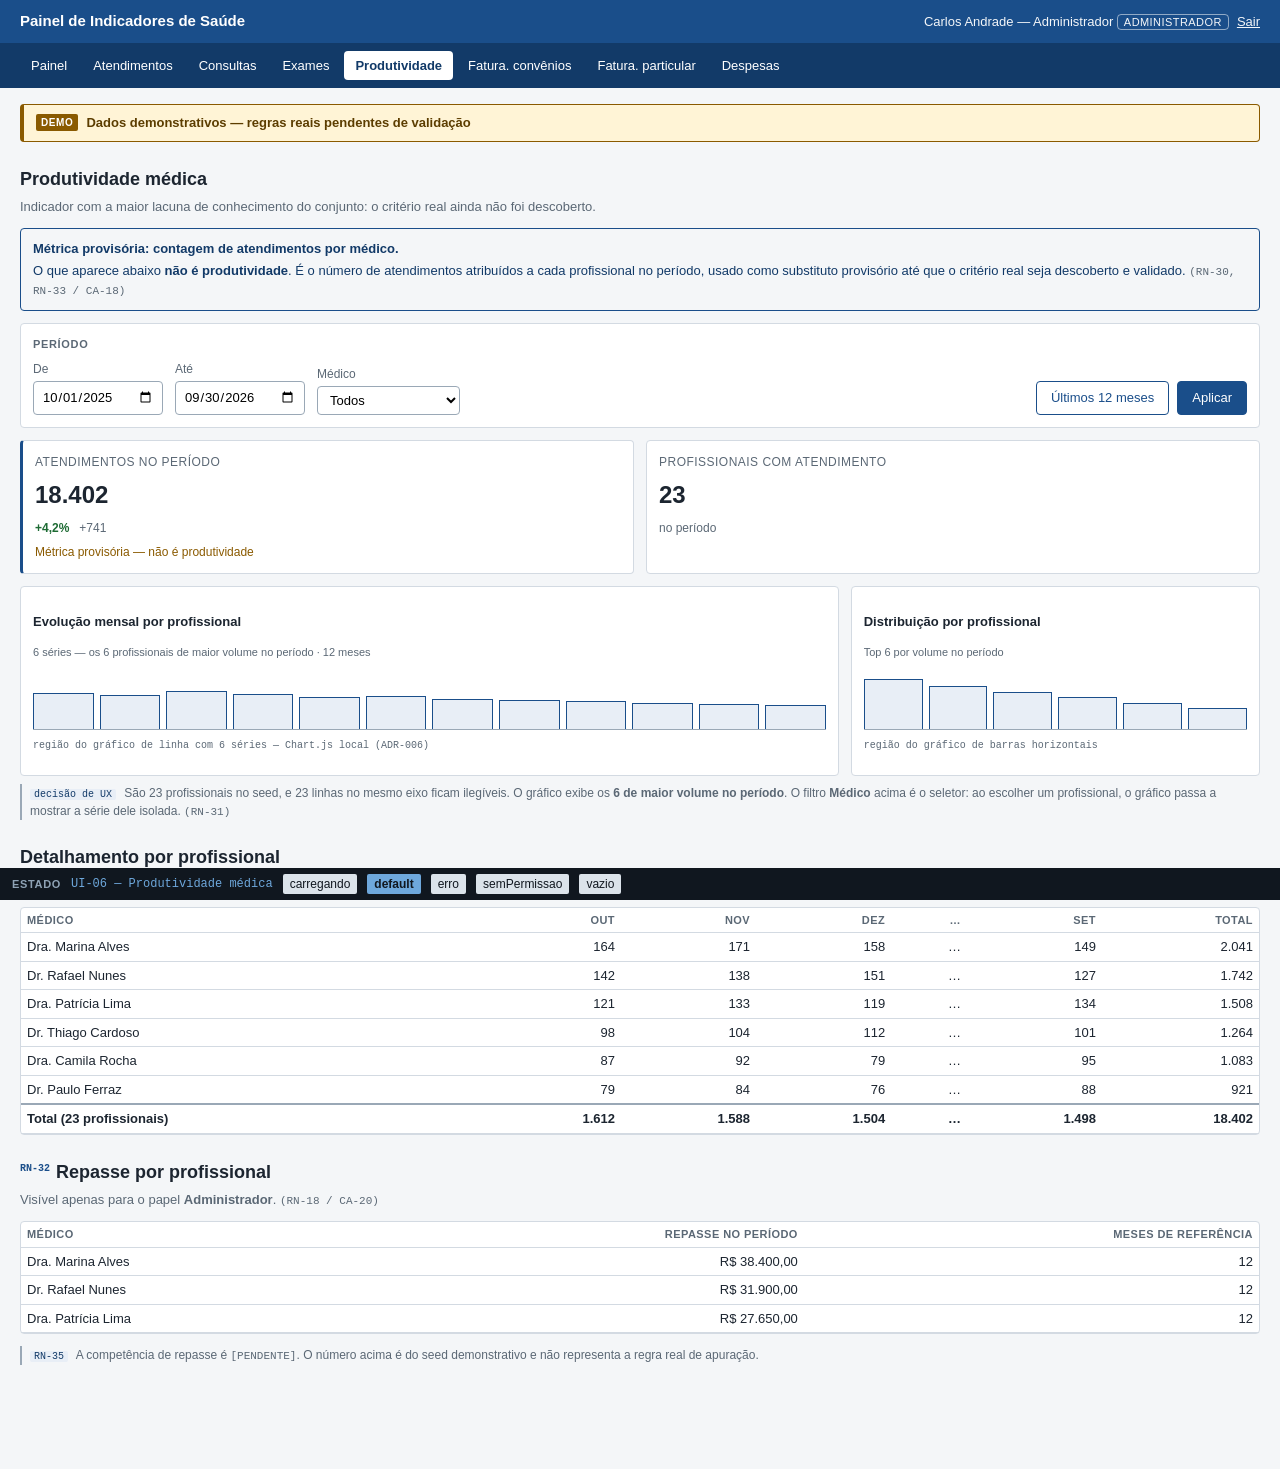
<file: docs/prototype/wireframe/ui-06-produtividade.html>
<!DOCTYPE html>
<html lang="pt-BR">
<head>
<meta charset="utf-8">
<meta name="viewport" content="width=device-width, initial-scale=1">
<title>UI-06 — Produtividade médica (wireframe)</title>
<link rel="stylesheet" href="assets/wireframe.css">
</head>
<body data-tela="UI-06" data-tela-nome="Produtividade médica">

  <header class="topo">
    <div class="topo__marca">Painel de Indicadores de Saúde</div>
    <div class="topo__usuario">
      <span data-estado="default"><span>Carlos Andrade — Administrador</span> <span class="topo__papel">Administrador</span></span>
      <span data-estado="semPermissao"><span>Ana Souza — Gestor</span> <span class="topo__papel">Gestor</span></span>
      <a class="topo__link" href="ui-01-login.html">Sair</a>
    </div>
  </header>

  <nav class="navegacao" aria-label="Indicadores">
    <a href="ui-02-painel.html">Painel</a>
    <a href="ui-03-atendimentos.html">Atendimentos</a>
    <a href="ui-04-consultas.html">Consultas</a>
    <a href="ui-05-exames.html">Exames</a>
    <a href="ui-06-produtividade.html" aria-current="page">Produtividade</a>
    <a href="ui-07-faturamento-convenios.html">Fatura. convênios</a>
    <a href="ui-08-faturamento-particular.html">Fatura. particular</a>
    <a href="ui-09-despesas.html">Despesas</a>
  </nav>

  <main class="conteudo">

    <div class="badge-demo" data-rn="RN-02">
      <span class="badge-demo__tag">Demo</span>
      Dados demonstrativos — regras reais pendentes de validação
    </div>

    <h1 class="cabecalho-secao">Produtividade médica</h1>
    <p class="descricao-secao">Indicador com a maior lacuna de conhecimento do conjunto: o critério real ainda não foi descoberto.</p>

    <div class="aviso aviso--info" data-rn="RN-30">
      <span class="aviso__titulo">Métrica provisória: contagem de atendimentos por médico.</span>
      O que aparece abaixo <strong>não é produtividade</strong>. É o número de atendimentos atribuídos a cada profissional
      no período, usado como substituto provisório até que o critério real seja descoberto e validado.
      <span class="lista-rn">(RN-30, RN-33 / CA-18)</span>
    </div>

    <!-- ============ ESTADO: default (papel Administrador) ============ -->
    <div data-estado="default">

      <section class="painel" data-rn="RN-07">
        <p class="painel__titulo">Período</p>
        <div class="filtros">
          <div class="campo"><label for="de">De</label><input id="de" type="date" value="2025-10-01"></div>
          <div class="campo"><label for="ate">Até</label><input id="ate" type="date" value="2026-09-30"></div>
          <div class="campo">
            <label for="medico">Médico</label>
            <select id="medico"><option selected>Todos</option><option>Dra. Marina Alves</option><option>Dr. Rafael Nunes</option><option>Dra. Patrícia Lima</option></select>
          </div>
          <div class="botoes">
            <button class="botao botao--secundario" type="button">Últimos 12 meses</button>
            <button class="botao" type="button">Aplicar</button>
          </div>
        </div>
      </section>

      <div class="grade" style="grid-template-columns:repeat(auto-fit,minmax(210px,1fr))">
        <article class="card card--indicador" data-rn="RN-30">
          <span class="card__rotulo">Atendimentos no período</span>
          <span class="card__valor">18.402</span>
          <div class="card__rodape">
            <span class="variacao variacao--positivo">+4,2%</span>
            <span class="variacao variacao--neutro">+741</span>
          </div>
          <span class="card__link" style="color:var(--wf-alerta)">Métrica provisória — não é produtividade</span>
        </article>
        <article class="card">
          <span class="card__rotulo">Profissionais com atendimento</span>
          <span class="card__valor">23</span>
          <div class="card__rodape"><span class="variacao variacao--neutro">no período</span></div>
        </article>
      </div>

      <div class="grade grade--larga" style="margin-top:12px">
        <section class="grafico" data-rn="RN-31">
          <p class="grafico__titulo">Evolução mensal por profissional</p>
          <p class="grafico__sub">6 séries — os 6 profissionais de maior volume no período · 12 meses</p>
          <div class="grafico__regiao" aria-hidden="true">
            <div class="grafico__barra" style="height:72%"></div>
            <div class="grafico__barra" style="height:68%"></div>
            <div class="grafico__barra" style="height:75%"></div>
            <div class="grafico__barra" style="height:70%"></div>
            <div class="grafico__barra" style="height:64%"></div>
            <div class="grafico__barra" style="height:66%"></div>
            <div class="grafico__barra" style="height:60%"></div>
            <div class="grafico__barra" style="height:58%"></div>
            <div class="grafico__barra" style="height:55%"></div>
            <div class="grafico__barra" style="height:52%"></div>
            <div class="grafico__barra" style="height:49%"></div>
            <div class="grafico__barra" style="height:47%"></div>
          </div>
          <p class="grafico__nota-tech">região do gráfico de linha com 6 séries — Chart.js local (ADR-006)</p>
        </section>

        <section class="grafico">
          <p class="grafico__titulo">Distribuição por profissional</p>
          <p class="grafico__sub">Top 6 por volume no período</p>
          <div class="grafico__regiao" aria-hidden="true">
            <div class="grafico__barra" style="height:100%"></div>
            <div class="grafico__barra" style="height:86%"></div>
            <div class="grafico__barra" style="height:74%"></div>
            <div class="grafico__barra" style="height:63%"></div>
            <div class="grafico__barra" style="height:52%"></div>
            <div class="grafico__barra" style="height:41%"></div>
          </div>
          <p class="grafico__nota-tech">região do gráfico de barras horizontais</p>
        </section>
      </div>

      <div class="anotacao">
        <span class="anotacao__tag">decisão de UX</span>
        São 23 profissionais no seed, e 23 linhas no mesmo eixo ficam ilegíveis. O gráfico exibe os <strong>6 de maior
        volume no período</strong>. O filtro <strong>Médico</strong> acima é o seletor: ao escolher um profissional, o
        gráfico passa a mostrar a série dele isolada. <span class="lista-rn">(RN-31)</span>
      </div>

      <h2 class="cabecalho-secao">Detalhamento por profissional</h2>
      <p class="descricao-secao">Os 6 profissionais de maior volume no período, com a série mensal.</p>
      <div class="painel" style="padding:0">
        <table class="tabela tabela--compacta" data-rn="RN-30">
          <thead><tr><th>Médico</th><th class="num">Out</th><th class="num">Nov</th><th class="num">Dez</th><th class="num">…</th><th class="num">Set</th><th class="num">Total</th></tr></thead>
          <tbody>
            <tr><td>Dra. Marina Alves</td><td class="num">164</td><td class="num">171</td><td class="num">158</td><td class="num">…</td><td class="num">149</td><td class="num">2.041</td></tr>
            <tr><td>Dr. Rafael Nunes</td><td class="num">142</td><td class="num">138</td><td class="num">151</td><td class="num">…</td><td class="num">127</td><td class="num">1.742</td></tr>
            <tr><td>Dra. Patrícia Lima</td><td class="num">121</td><td class="num">133</td><td class="num">119</td><td class="num">…</td><td class="num">134</td><td class="num">1.508</td></tr>
            <tr><td>Dr. Thiago Cardoso</td><td class="num">98</td><td class="num">104</td><td class="num">112</td><td class="num">…</td><td class="num">101</td><td class="num">1.264</td></tr>
            <tr><td>Dra. Camila Rocha</td><td class="num">87</td><td class="num">92</td><td class="num">79</td><td class="num">…</td><td class="num">95</td><td class="num">1.083</td></tr>
            <tr><td>Dr. Paulo Ferraz</td><td class="num">79</td><td class="num">84</td><td class="num">76</td><td class="num">…</td><td class="num">88</td><td class="num">921</td></tr>
          </tbody>
          <tfoot><tr><td>Total (23 profissionais)</td><td class="num">1.612</td><td class="num">1.588</td><td class="num">1.504</td><td class="num">…</td><td class="num">1.498</td><td class="num">18.402</td></tr></tfoot>
        </table>
      </div>

      <h2 class="cabecalho-secao" id="repasse" data-rn="RN-32">Repasse por profissional</h2>
      <p class="descricao-secao">Visível apenas para o papel <strong>Administrador</strong>. <span class="lista-rn">(RN-18 / CA-20)</span></p>
      <div class="painel" style="padding:0">
        <table class="tabela tabela--compacta">
          <thead><tr><th>Médico</th><th class="num">Repasse no período</th><th class="num">Meses de referência</th></tr></thead>
          <tbody>
            <tr><td>Dra. Marina Alves</td><td class="num">R$ 38.400,00</td><td class="num">12</td></tr>
            <tr><td>Dr. Rafael Nunes</td><td class="num">R$ 31.900,00</td><td class="num">12</td></tr>
            <tr><td>Dra. Patrícia Lima</td><td class="num">R$ 27.650,00</td><td class="num">12</td></tr>
          </tbody>
        </table>
      </div>
      <div class="anotacao">
        <span class="anotacao__tag">RN-35</span>
        A competência de repasse é <span class="lista-rn">[PENDENTE]</span>. O número acima é do seed demonstrativo e não
        representa a regra real de apuração.
      </div>

    </div>

    <!-- ============ ESTADO: semPermissao (papel Gestor) ============ -->
    <div data-estado="semPermissao">
      <section class="painel" data-rn="RN-07">
        <p class="painel__titulo">Período</p>
        <div class="filtros">
          <div class="campo"><label for="de-p">De</label><input id="de-p" type="date" value="2025-10-01"></div>
          <div class="campo"><label for="ate-p">Até</label><input id="ate-p" type="date" value="2026-09-30"></div>
          <div class="botoes"><button class="botao" type="button">Aplicar</button></div>
        </div>
      </section>
      <div class="grade" style="grid-template-columns:repeat(auto-fit,minmax(210px,1fr))">
        <article class="card card--indicador">
          <span class="card__rotulo">Atendimentos no período</span>
          <span class="card__valor">18.402</span>
          <div class="card__rodape"><span class="variacao variacao--positivo">+4,2%</span><span class="variacao variacao--neutro">+741</span></div>
          <span class="card__link" style="color:var(--wf-alerta)">Métrica provisória — não é produtividade</span>
        </article>
      </div>
      <div class="painel" style="padding:0">
        <table class="tabela tabela--compacta">
          <thead><tr><th>Médico</th><th class="num">Total no período</th></tr></thead>
          <tbody>
            <tr><td>Dra. Marina Alves</td><td class="num">2.041</td></tr>
            <tr><td>Dr. Rafael Nunes</td><td class="num">1.742</td></tr>
            <tr><td>Dra. Patrícia Lima</td><td class="num">1.508</td></tr>
          </tbody>
        </table>
      </div>
      <h2 class="cabecalho-secao">Repasse por profissional</h2>
      <div class="aviso aviso--restrito" data-rn="RN-18">
        <span class="aviso__titulo">Acesso restrito.</span>
        Os valores de repasse são visíveis apenas para o papel <strong>Administrador</strong>. Nenhum valor é exibido.
        <span class="lista-rn">(RN-18 / CA-11)</span>
      </div>
      <div class="anotacao">
        <span class="anotacao__tag">decisão de UX</span>
        A restrição é do <strong>elemento</strong>, não da tela: o gestor continua vendo a produção por profissional e
        perde apenas o repasse. Ocultar a seção inteira esconderia que o dado existe.
      </div>
    </div>

    <!-- ============ ESTADO: carregando ============ -->
    <div data-estado="carregando">
      <div class="aviso aviso--info"><span class="aviso__titulo">Métrica provisória: contagem de atendimentos por médico.</span>Não é produtividade.</div>
      <section class="painel"><div class="esqueleto esqueleto--linha" style="width:260px"></div></section>
      <div class="grade" style="grid-template-columns:repeat(auto-fit,minmax(210px,1fr))">
        <div class="card"><div class="esqueleto esqueleto--linha" style="width:55%"></div><div class="esqueleto esqueleto--valor"></div></div>
        <div class="card"><div class="esqueleto esqueleto--linha" style="width:55%"></div><div class="esqueleto esqueleto--valor"></div></div>
      </div>
      <div class="grade grade--larga" style="margin-top:12px">
        <div class="grafico"><div class="esqueleto esqueleto--grafico"></div></div>
        <div class="grafico"><div class="esqueleto esqueleto--grafico"></div></div>
      </div>
    </div>

    <!-- ============ ESTADO: vazio ============ -->
    <div data-estado="vazio">
      <div class="aviso aviso--info"><span class="aviso__titulo">Métrica provisória: contagem de atendimentos por médico.</span>Não é produtividade.</div>
      <section class="painel">
        <p class="painel__titulo">Período</p>
        <div class="filtros">
          <div class="campo"><label for="de-v">De</label><input id="de-v" type="date" value="2019-01-01"></div>
          <div class="campo"><label for="ate-v">Até</label><input id="ate-v" type="date" value="2019-01-31"></div>
          <div class="botoes"><button class="botao" type="button">Aplicar</button></div>
        </div>
      </section>
      <div class="estado-bloco">
        <p class="estado-bloco__titulo">Nenhum atendimento no período</p>
        <p class="estado-bloco__texto">Não há produção a distribuir entre profissionais. O seed demonstrativo não cobre janeiro de 2019.</p>
        <button class="botao botao--secundario" type="button">Voltar para os últimos 12 meses</button>
      </div>
    </div>

    <!-- ============ ESTADO: erro ============ -->
    <div data-estado="erro">
      <div class="estado-bloco estado-bloco--erro">
        <p class="estado-bloco__titulo">Não foi possível carregar a produção por profissional</p>
        <p class="estado-bloco__texto">A consulta à fonte de dados falhou. Período e filtro de médico foram preservados.</p>
        <button class="botao" type="button">Tentar novamente</button>
      </div>
    </div>

  </main>

<script src="assets/estados.js"></script>
</body>
</html>
</file>
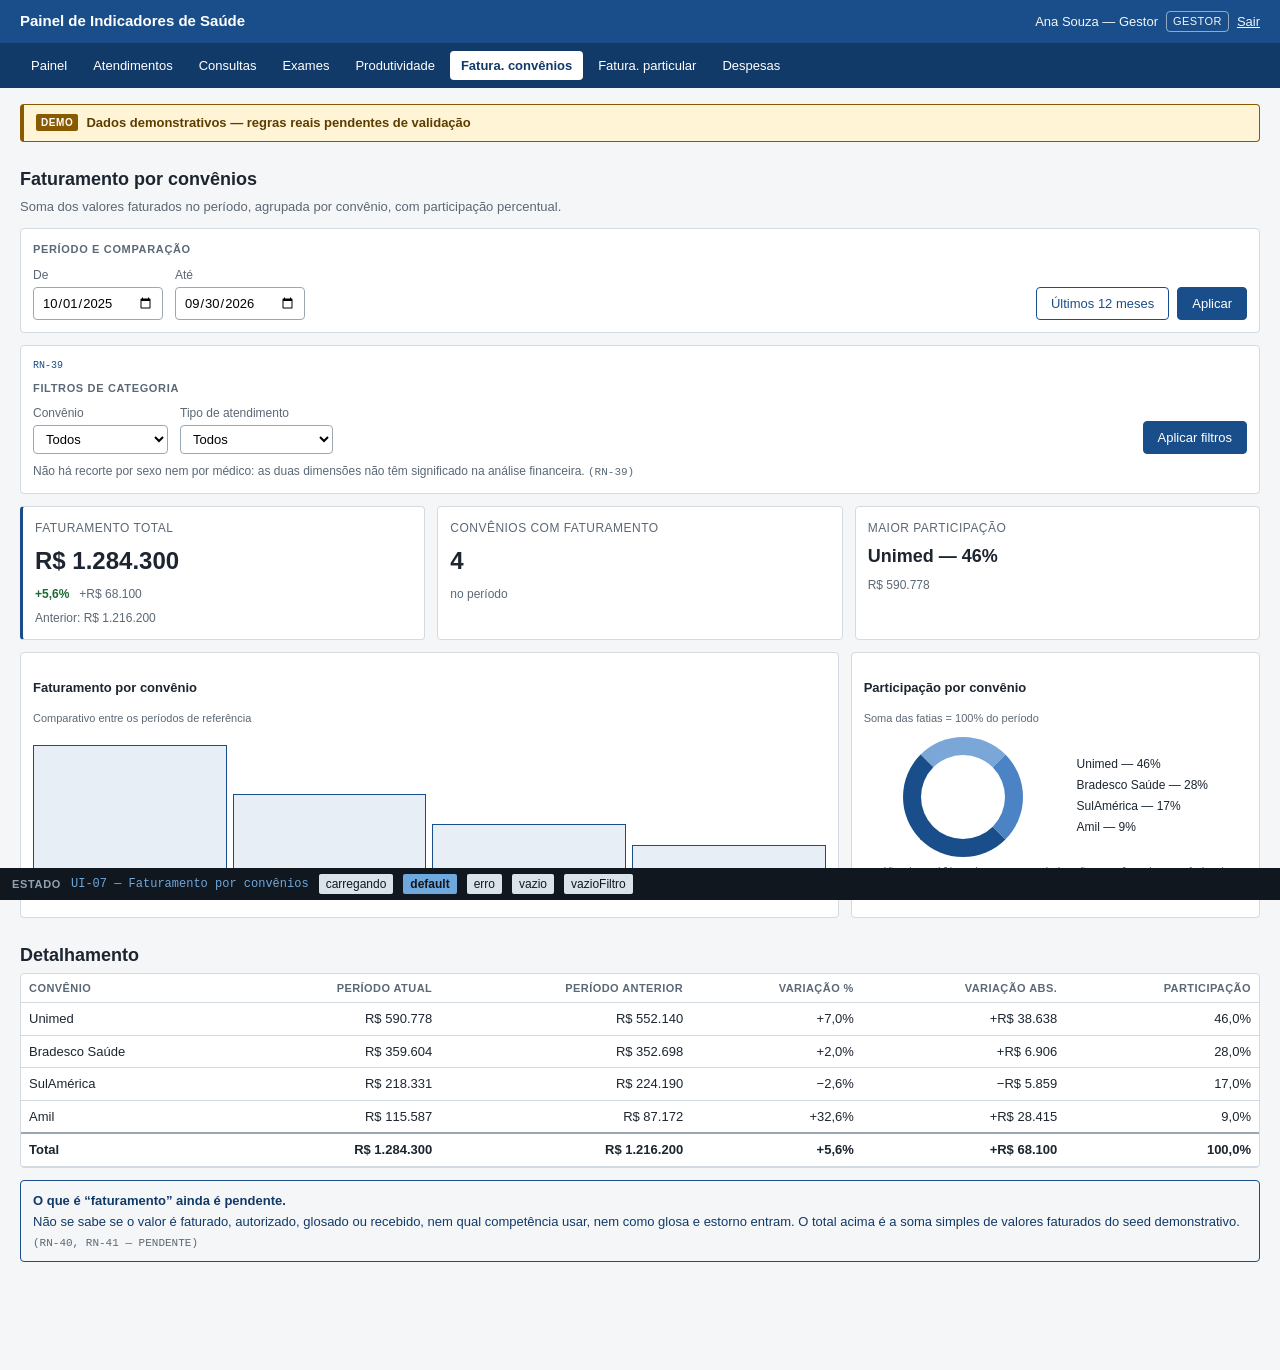
<file: docs/prototype/wireframe/ui-07-faturamento-convenios.html>
<!DOCTYPE html>
<html lang="pt-BR">
<head>
<meta charset="utf-8">
<meta name="viewport" content="width=device-width, initial-scale=1">
<title>UI-07 — Faturamento por convênios (wireframe)</title>
<link rel="stylesheet" href="assets/wireframe.css">
</head>
<body data-tela="UI-07" data-tela-nome="Faturamento por convênios">

  <header class="topo">
    <div class="topo__marca">Painel de Indicadores de Saúde</div>
    <div class="topo__usuario">
      <span>Ana Souza — Gestor</span>
      <span class="topo__papel">Gestor</span>
      <a class="topo__link" href="ui-01-login.html">Sair</a>
    </div>
  </header>

  <nav class="navegacao" aria-label="Indicadores">
    <a href="ui-02-painel.html">Painel</a>
    <a href="ui-03-atendimentos.html">Atendimentos</a>
    <a href="ui-04-consultas.html">Consultas</a>
    <a href="ui-05-exames.html">Exames</a>
    <a href="ui-06-produtividade.html">Produtividade</a>
    <a href="ui-07-faturamento-convenios.html" aria-current="page">Fatura. convênios</a>
    <a href="ui-08-faturamento-particular.html">Fatura. particular</a>
    <a href="ui-09-despesas.html">Despesas</a>
  </nav>

  <main class="conteudo">

    <div class="badge-demo" data-rn="RN-02">
      <span class="badge-demo__tag">Demo</span>
      Dados demonstrativos — regras reais pendentes de validação
    </div>

    <h1 class="cabecalho-secao">Faturamento por convênios</h1>
    <p class="descricao-secao">Soma dos valores faturados no período, agrupada por convênio, com participação percentual.</p>

    <!-- ============ ESTADO: default ============ -->
    <div data-estado="default">

      <section class="painel" data-rn="RN-07">
        <p class="painel__titulo">Período e comparação</p>
        <div class="filtros">
          <div class="campo"><label for="de">De</label><input id="de" type="date" value="2025-10-01"></div>
          <div class="campo"><label for="ate">Até</label><input id="ate" type="date" value="2026-09-30"></div>
          <div class="botoes">
            <button class="botao botao--secundario" type="button">Últimos 12 meses</button>
            <button class="botao" type="button">Aplicar</button>
          </div>
        </div>
      </section>

      <section class="painel" id="filtros" data-rn="RN-39">
        <p class="painel__titulo">Filtros de categoria</p>
        <div class="filtros">
          <div class="campo">
            <label for="convenio">Convênio</label>
            <select id="convenio"><option selected>Todos</option><option>Unimed</option><option>Bradesco Saúde</option><option>SulAmérica</option><option>Amil</option></select>
          </div>
          <div class="campo">
            <label for="tipo">Tipo de atendimento</label>
            <select id="tipo"><option selected>Todos</option><option>Consulta</option><option>Exame</option><option>Procedimento</option><option>Internação clínica</option><option>Internação cirúrgica</option></select>
          </div>
          <div class="botoes"><button class="botao" type="button">Aplicar filtros</button></div>
        </div>
        <p class="dica-periodo">Não há recorte por sexo nem por médico: as duas dimensões não têm significado na análise financeira. <span class="lista-rn">(RN-39)</span></p>
      </section>

      <div class="grade" style="grid-template-columns:repeat(auto-fit,minmax(210px,1fr))">
        <article class="card card--indicador" data-rn="RN-37">
          <span class="card__rotulo">Faturamento total</span>
          <span class="card__valor">R$ 1.284.300</span>
          <div class="card__rodape">
            <span class="variacao variacao--positivo">+5,6%</span>
            <span class="variacao variacao--neutro">+R$ 68.100</span>
          </div>
          <span class="card__link" style="color:var(--wf-texto-suave)">Anterior: R$ 1.216.200</span>
        </article>
        <article class="card">
          <span class="card__rotulo">Convênios com faturamento</span>
          <span class="card__valor">4</span>
          <div class="card__rodape"><span class="variacao variacao--neutro">no período</span></div>
        </article>
        <article class="card">
          <span class="card__rotulo">Maior participação</span>
          <span class="card__valor" style="font-size:18px">Unimed — 46%</span>
          <div class="card__rodape"><span class="variacao variacao--neutro">R$ 590.778</span></div>
        </article>
      </div>

      <div class="grade grade--larga" style="margin-top:12px">
        <section class="grafico" data-rn="RN-37">
          <p class="grafico__titulo">Faturamento por convênio</p>
          <p class="grafico__sub">Comparativo entre os períodos de referência</p>
          <div class="grafico__regiao" aria-hidden="true">
            <div class="grafico__barra" style="height:100%"></div>
            <div class="grafico__barra" style="height:61%"></div>
            <div class="grafico__barra" style="height:37%"></div>
            <div class="grafico__barra" style="height:20%"></div>
          </div>
          <p class="grafico__nota-tech">região do gráfico de barras agrupadas — duas séries por convênio</p>
        </section>

        <section class="grafico" data-rn="RN-38">
          <p class="grafico__titulo">Participação por convênio</p>
          <p class="grafico__sub">Soma das fatias = 100% do período</p>
          <div class="grafico__donut">
            <div class="grafico__rosca" aria-hidden="true"></div>
            <ul class="grafico__legenda">
              <li>Unimed — 46%</li>
              <li>Bradesco Saúde — 28%</li>
              <li>SulAmérica — 17%</li>
              <li>Amil — 9%</li>
            </ul>
          </div>
          <p class="grafico__nota-tech">região do gráfico donut — participação = valor do convênio / total do mesmo período e filtro</p>
        </section>
      </div>

      <h2 class="cabecalho-secao">Detalhamento</h2>
      <div class="painel" style="padding:0">
        <table class="tabela" data-rn="RN-38">
          <thead><tr><th>Convênio</th><th class="num">Período atual</th><th class="num">Período anterior</th><th class="num">Variação %</th><th class="num">Variação abs.</th><th class="num">Participação</th></tr></thead>
          <tbody>
            <tr><td>Unimed</td><td class="num">R$ 590.778</td><td class="num">R$ 552.140</td><td class="num">+7,0%</td><td class="num">+R$ 38.638</td><td class="num">46,0%</td></tr>
            <tr><td>Bradesco Saúde</td><td class="num">R$ 359.604</td><td class="num">R$ 352.698</td><td class="num">+2,0%</td><td class="num">+R$ 6.906</td><td class="num">28,0%</td></tr>
            <tr><td>SulAmérica</td><td class="num">R$ 218.331</td><td class="num">R$ 224.190</td><td class="num">−2,6%</td><td class="num">−R$ 5.859</td><td class="num">17,0%</td></tr>
            <tr><td>Amil</td><td class="num">R$ 115.587</td><td class="num">R$ 87.172</td><td class="num">+32,6%</td><td class="num">+R$ 28.415</td><td class="num">9,0%</td></tr>
          </tbody>
          <tfoot><tr><td>Total</td><td class="num">R$ 1.284.300</td><td class="num">R$ 1.216.200</td><td class="num">+5,6%</td><td class="num">+R$ 68.100</td><td class="num">100,0%</td></tr></tfoot>
        </table>
      </div>

      <div class="aviso aviso--info">
        <span class="aviso__titulo">O que é “faturamento” ainda é pendente.</span>
        Não se sabe se o valor é faturado, autorizado, glosado ou recebido, nem qual competência usar, nem como glosa e
        estorno entram. O total acima é a soma simples de valores faturados do seed demonstrativo.
        <span class="lista-rn">(RN-40, RN-41 — PENDENTE)</span>
      </div>

    </div>

    <!-- ============ ESTADO: carregando ============ -->
    <div data-estado="carregando">
      <section class="painel"><div class="esqueleto esqueleto--linha" style="width:260px"></div></section>
      <div class="grade" style="grid-template-columns:repeat(auto-fit,minmax(210px,1fr))">
        <div class="card"><div class="esqueleto esqueleto--linha" style="width:55%"></div><div class="esqueleto esqueleto--valor"></div></div>
        <div class="card"><div class="esqueleto esqueleto--linha" style="width:55%"></div><div class="esqueleto esqueleto--valor"></div></div>
        <div class="card"><div class="esqueleto esqueleto--linha" style="width:55%"></div><div class="esqueleto esqueleto--valor"></div></div>
      </div>
      <div class="grade grade--larga" style="margin-top:12px">
        <div class="grafico"><div class="esqueleto esqueleto--grafico"></div></div>
        <div class="grafico"><div class="esqueleto esqueleto--grafico"></div></div>
      </div>
      <div class="painel" style="padding:12px"><div class="esqueleto esqueleto--linha"></div><div class="esqueleto esqueleto--linha"></div><div class="esqueleto esqueleto--linha"></div><div class="esqueleto esqueleto--linha"></div><div class="esqueleto esqueleto--linha"></div></div>
    </div>

    <!-- ============ ESTADO: vazio ============ -->
    <div data-estado="vazio">
      <section class="painel">
        <p class="painel__titulo">Período e comparação</p>
        <div class="filtros">
          <div class="campo"><label for="de-v">De</label><input id="de-v" type="date" value="2019-01-01"></div>
          <div class="campo"><label for="ate-v">Até</label><input id="ate-v" type="date" value="2019-01-31"></div>
          <div class="botoes"><button class="botao" type="button">Aplicar</button></div>
        </div>
      </section>
      <div class="grade" style="grid-template-columns:repeat(auto-fit,minmax(210px,1fr))">
        <article class="card card--indicador"><span class="card__rotulo">Faturamento total</span><span class="card__valor">R$ 0,00</span><div class="card__rodape"><span class="variacao variacao--neutro">—</span></div></article>
      </div>
      <div class="estado-bloco">
        <p class="estado-bloco__titulo">Nenhum faturamento no período</p>
        <p class="estado-bloco__texto">O seed demonstrativo não cobre janeiro de 2019.</p>
        <button class="botao botao--secundario" type="button">Voltar para os últimos 12 meses</button>
      </div>
      <p class="anotacao"><span class="anotacao__tag">RN-38</span>Com faturamento total zero, a participação percentual não é exibida — dividir por zero não tem resposta.</p>
    </div>

    <!-- ============ ESTADO: vazioFiltro ============ -->
    <div data-estado="vazioFiltro">
      <section class="painel" data-rn="RN-11">
        <p class="painel__titulo">Filtros de categoria</p>
        <div class="filtros">
          <div class="campo"><label for="convenio-f">Convênio</label><select id="convenio-f"><option>Todos</option><option>Unimed</option><option selected>Amil</option></select></div>
          <div class="campo"><label for="tipo-f">Tipo de atendimento</label><select id="tipo-f"><option>Todos</option><option selected>Internação cirúrgica</option></select></div>
        </div>
        <p class="dica-periodo">A combinação não retorna faturamento no período.</p>
      </section>
      <div class="estado-bloco">
        <p class="estado-bloco__titulo">Nenhum resultado para os filtros selecionados</p>
        <p class="estado-bloco__texto">O Amil faturou R$ 115.587 no período, mas nada disso é internação cirúrgica.</p>
        <button class="botao" type="button">Limpar filtros</button>
      </div>
    </div>

    <!-- ============ ESTADO: erro ============ -->
    <div data-estado="erro">
      <div class="estado-bloco estado-bloco--erro">
        <p class="estado-bloco__titulo">Não foi possível carregar o faturamento por convênios</p>
        <p class="estado-bloco__texto">A consulta à fonte de dados falhou. Período e filtros foram preservados.</p>
        <button class="botao" type="button">Tentar novamente</button>
      </div>
    </div>

  </main>

<script src="assets/estados.js"></script>
</body>
</html>
</file>
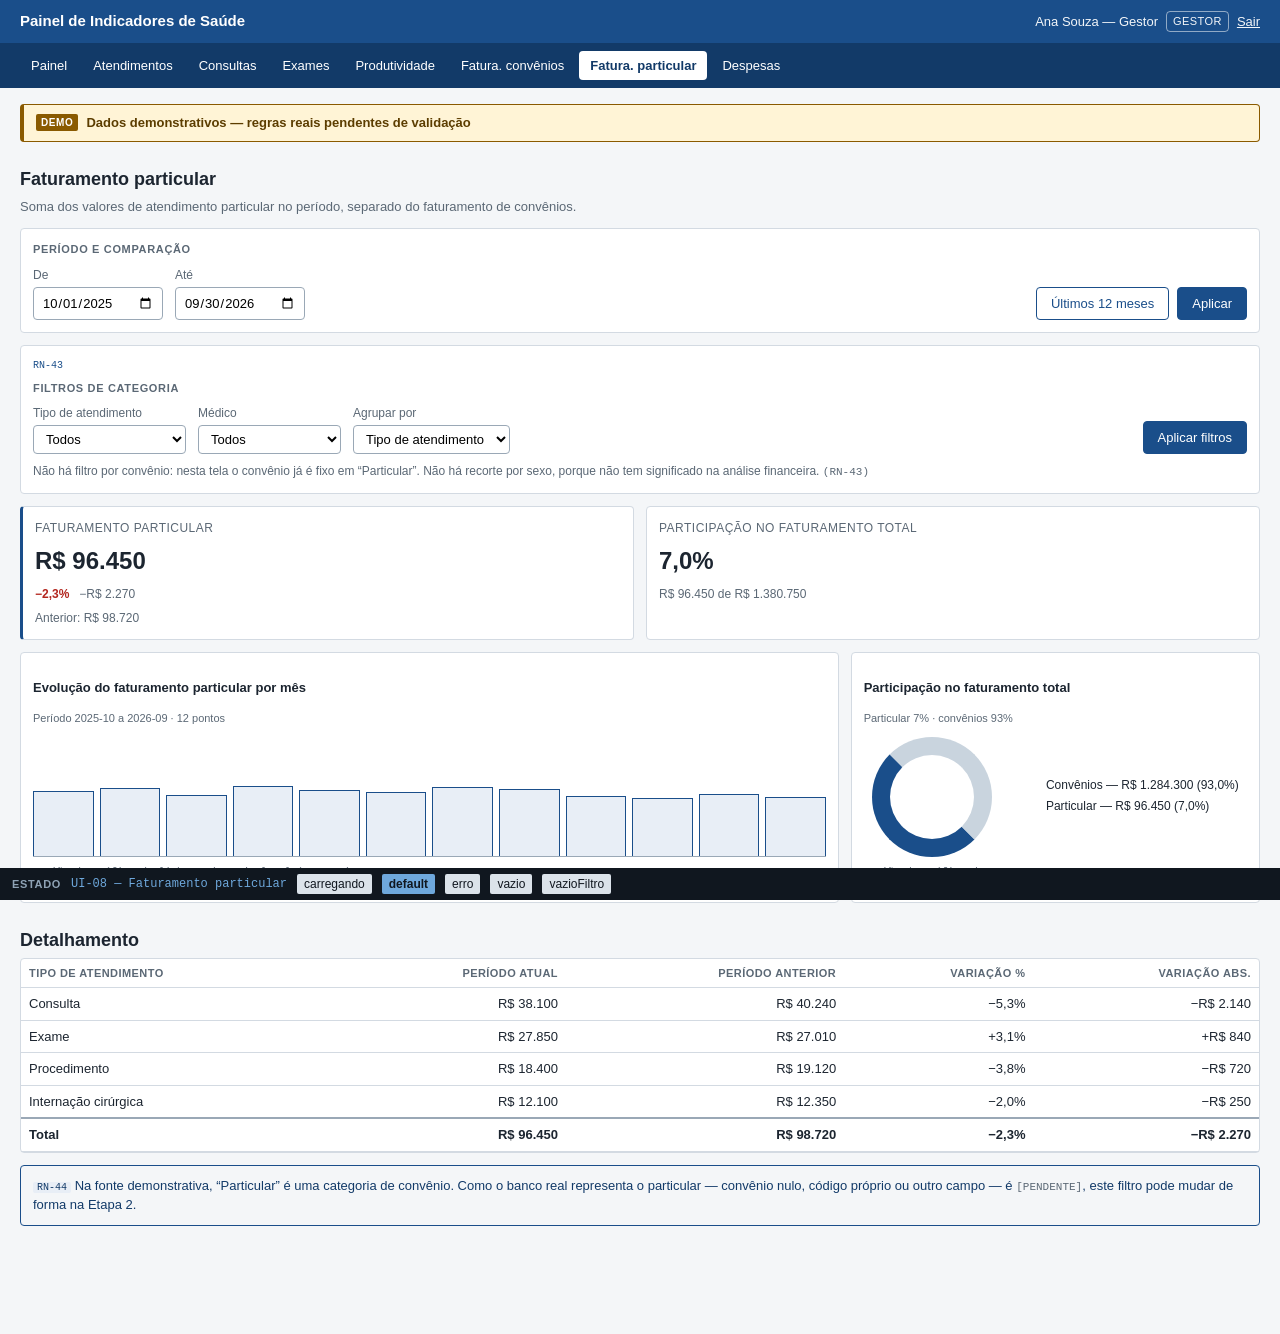
<file: docs/prototype/wireframe/ui-08-faturamento-particular.html>
<!DOCTYPE html>
<html lang="pt-BR">
<head>
<meta charset="utf-8">
<meta name="viewport" content="width=device-width, initial-scale=1">
<title>UI-08 — Faturamento particular (wireframe)</title>
<link rel="stylesheet" href="assets/wireframe.css">
</head>
<body data-tela="UI-08" data-tela-nome="Faturamento particular">

  <header class="topo">
    <div class="topo__marca">Painel de Indicadores de Saúde</div>
    <div class="topo__usuario">
      <span>Ana Souza — Gestor</span>
      <span class="topo__papel">Gestor</span>
      <a class="topo__link" href="ui-01-login.html">Sair</a>
    </div>
  </header>

  <nav class="navegacao" aria-label="Indicadores">
    <a href="ui-02-painel.html">Painel</a>
    <a href="ui-03-atendimentos.html">Atendimentos</a>
    <a href="ui-04-consultas.html">Consultas</a>
    <a href="ui-05-exames.html">Exames</a>
    <a href="ui-06-produtividade.html">Produtividade</a>
    <a href="ui-07-faturamento-convenios.html">Fatura. convênios</a>
    <a href="ui-08-faturamento-particular.html" aria-current="page">Fatura. particular</a>
    <a href="ui-09-despesas.html">Despesas</a>
  </nav>

  <main class="conteudo">

    <div class="badge-demo" data-rn="RN-02">
      <span class="badge-demo__tag">Demo</span>
      Dados demonstrativos — regras reais pendentes de validação
    </div>

    <h1 class="cabecalho-secao">Faturamento particular</h1>
    <p class="descricao-secao">Soma dos valores de atendimento particular no período, separado do faturamento de convênios.</p>

    <!-- ============ ESTADO: default ============ -->
    <div data-estado="default">

      <section class="painel" data-rn="RN-07">
        <p class="painel__titulo">Período e comparação</p>
        <div class="filtros">
          <div class="campo"><label for="de">De</label><input id="de" type="date" value="2025-10-01"></div>
          <div class="campo"><label for="ate">Até</label><input id="ate" type="date" value="2026-09-30"></div>
          <div class="botoes">
            <button class="botao botao--secundario" type="button">Últimos 12 meses</button>
            <button class="botao" type="button">Aplicar</button>
          </div>
        </div>
      </section>

      <section class="painel" id="filtros" data-rn="RN-43">
        <p class="painel__titulo">Filtros de categoria</p>
        <div class="filtros">
          <div class="campo">
            <label for="tipo">Tipo de atendimento</label>
            <select id="tipo"><option selected>Todos</option><option>Consulta</option><option>Exame</option><option>Procedimento</option><option>Internação clínica</option><option>Internação cirúrgica</option></select>
          </div>
          <div class="campo">
            <label for="medico">Médico</label>
            <select id="medico"><option selected>Todos</option><option>Dra. Marina Alves</option><option>Dr. Rafael Nunes</option><option>Dra. Patrícia Lima</option></select>
          </div>
          <div class="campo">
            <label for="agrupar">Agrupar por</label>
            <select id="agrupar"><option selected>Tipo de atendimento</option><option>Médico</option></select>
          </div>
          <div class="botoes"><button class="botao" type="button">Aplicar filtros</button></div>
        </div>
        <p class="dica-periodo">Não há filtro por convênio: nesta tela o convênio já é fixo em “Particular”. Não há recorte por sexo, porque não tem significado na análise financeira. <span class="lista-rn">(RN-43)</span></p>
      </section>

      <div class="grade" style="grid-template-columns:repeat(auto-fit,minmax(210px,1fr))">
        <article class="card card--indicador" data-rn="RN-42">
          <span class="card__rotulo">Faturamento particular</span>
          <span class="card__valor">R$ 96.450</span>
          <div class="card__rodape">
            <span class="variacao variacao--negativo">−2,3%</span>
            <span class="variacao variacao--neutro">−R$ 2.270</span>
          </div>
          <span class="card__link" style="color:var(--wf-texto-suave)">Anterior: R$ 98.720</span>
        </article>
        <article class="card">
          <span class="card__rotulo">Participação no faturamento total</span>
          <span class="card__valor">7,0%</span>
          <div class="card__rodape"><span class="variacao variacao--neutro">R$ 96.450 de R$ 1.380.750</span></div>
        </article>
      </div>

      <div class="grade grade--larga" style="margin-top:12px">
        <section class="grafico">
          <p class="grafico__titulo">Evolução do faturamento particular por mês</p>
          <p class="grafico__sub">Período 2025-10 a 2026-09 · 12 pontos</p>
          <div class="grafico__regiao" aria-hidden="true">
            <div class="grafico__barra" style="height:58%"></div>
            <div class="grafico__barra" style="height:61%"></div>
            <div class="grafico__barra" style="height:55%"></div>
            <div class="grafico__barra" style="height:63%"></div>
            <div class="grafico__barra" style="height:59%"></div>
            <div class="grafico__barra" style="height:57%"></div>
            <div class="grafico__barra" style="height:62%"></div>
            <div class="grafico__barra" style="height:60%"></div>
            <div class="grafico__barra" style="height:54%"></div>
            <div class="grafico__barra" style="height:52%"></div>
            <div class="grafico__barra" style="height:56%"></div>
            <div class="grafico__barra" style="height:53%"></div>
          </div>
          <p class="grafico__nota-tech">região do gráfico de linha — Chart.js local (ADR-006)</p>
        </section>

        <section class="grafico">
          <p class="grafico__titulo">Participação no faturamento total</p>
          <p class="grafico__sub">Particular 7% · convênios 93%</p>
          <div class="grafico__donut">
            <div class="grafico__rosca" style="border-color:#1a4e8a;border-right-color:#c9d4de;border-top-color:#c9d4de" aria-hidden="true"></div>
            <ul class="grafico__legenda">
              <li>Convênios — R$ 1.284.300 (93,0%)</li>
              <li>Particular — R$ 96.450 (7,0%)</li>
            </ul>
          </div>
          <p class="grafico__nota-tech">região do gráfico donut</p>
        </section>
      </div>

      <h2 class="cabecalho-secao">Detalhamento</h2>
      <div class="painel" style="padding:0">
        <table class="tabela">
          <thead><tr><th>Tipo de atendimento</th><th class="num">Período atual</th><th class="num">Período anterior</th><th class="num">Variação %</th><th class="num">Variação abs.</th></tr></thead>
          <tbody>
            <tr><td>Consulta</td><td class="num">R$ 38.100</td><td class="num">R$ 40.240</td><td class="num">−5,3%</td><td class="num">−R$ 2.140</td></tr>
            <tr><td>Exame</td><td class="num">R$ 27.850</td><td class="num">R$ 27.010</td><td class="num">+3,1%</td><td class="num">+R$ 840</td></tr>
            <tr><td>Procedimento</td><td class="num">R$ 18.400</td><td class="num">R$ 19.120</td><td class="num">−3,8%</td><td class="num">−R$ 720</td></tr>
            <tr><td>Internação cirúrgica</td><td class="num">R$ 12.100</td><td class="num">R$ 12.350</td><td class="num">−2,0%</td><td class="num">−R$ 250</td></tr>
          </tbody>
          <tfoot><tr><td>Total</td><td class="num">R$ 96.450</td><td class="num">R$ 98.720</td><td class="num">−2,3%</td><td class="num">−R$ 2.270</td></tr></tfoot>
        </table>
      </div>

      <div class="aviso aviso--info">
        <span class="anotacao__tag" style="margin-right:0">RN-44</span>
        Na fonte demonstrativa, “Particular” é uma categoria de convênio. Como o banco real representa o particular —
        convênio nulo, código próprio ou outro campo — é <span class="lista-rn">[PENDENTE]</span>, este filtro pode mudar
        de forma na Etapa 2.
      </div>

    </div>

    <!-- ============ ESTADO: carregando ============ -->
    <div data-estado="carregando">
      <section class="painel"><div class="esqueleto esqueleto--linha" style="width:260px"></div></section>
      <div class="grade" style="grid-template-columns:repeat(auto-fit,minmax(210px,1fr))">
        <div class="card"><div class="esqueleto esqueleto--linha" style="width:55%"></div><div class="esqueleto esqueleto--valor"></div></div>
        <div class="card"><div class="esqueleto esqueleto--linha" style="width:55%"></div><div class="esqueleto esqueleto--valor"></div></div>
      </div>
      <div class="grade grade--larga" style="margin-top:12px">
        <div class="grafico"><div class="esqueleto esqueleto--grafico"></div></div>
        <div class="grafico"><div class="esqueleto esqueleto--grafico"></div></div>
      </div>
    </div>

    <!-- ============ ESTADO: vazio ============ -->
    <div data-estado="vazio">
      <section class="painel">
        <p class="painel__titulo">Período e comparação</p>
        <div class="filtros">
          <div class="campo"><label for="de-v">De</label><input id="de-v" type="date" value="2019-01-01"></div>
          <div class="campo"><label for="ate-v">Até</label><input id="ate-v" type="date" value="2019-01-31"></div>
          <div class="botoes"><button class="botao" type="button">Aplicar</button></div>
        </div>
      </section>
      <div class="grade" style="grid-template-columns:repeat(auto-fit,minmax(210px,1fr))">
        <article class="card card--indicador"><span class="card__rotulo">Faturamento particular</span><span class="card__valor">R$ 0,00</span><div class="card__rodape"><span class="variacao variacao--neutro">—</span></div></article>
      </div>
      <div class="estado-bloco">
        <p class="estado-bloco__titulo">Nenhum faturamento particular no período</p>
        <p class="estado-bloco__texto">O seed demonstrativo não cobre janeiro de 2019.</p>
        <button class="botao botao--secundario" type="button">Voltar para os últimos 12 meses</button>
      </div>
    </div>

    <!-- ============ ESTADO: vazioFiltro ============ -->
    <div data-estado="vazioFiltro">
      <section class="painel" data-rn="RN-11">
        <p class="painel__titulo">Filtros de categoria</p>
        <div class="filtros">
          <div class="campo"><label for="tipo-f">Tipo de atendimento</label><select id="tipo-f"><option>Todos</option><option selected>Internação clínica</option></select></div>
          <div class="campo"><label for="medico-f">Médico</label><select id="medico-f"><option>Todos</option><option selected>Dr. Thiago Cardoso</option></select></div>
        </div>
        <p class="dica-periodo">A combinação não retorna faturamento particular no período.</p>
      </section>
      <div class="estado-bloco">
        <p class="estado-bloco__titulo">Nenhum resultado para os filtros selecionados</p>
        <p class="estado-bloco__texto">Há R$ 96.450 de particular no período, mas nenhum para esta combinação.</p>
        <button class="botao" type="button">Limpar filtros</button>
      </div>
    </div>

    <!-- ============ ESTADO: erro ============ -->
    <div data-estado="erro">
      <div class="estado-bloco estado-bloco--erro">
        <p class="estado-bloco__titulo">Não foi possível carregar o faturamento particular</p>
        <p class="estado-bloco__texto">A consulta à fonte de dados falhou. Período e filtros foram preservados.</p>
        <button class="botao" type="button">Tentar novamente</button>
      </div>
    </div>

  </main>

<script src="assets/estados.js"></script>
</body>
</html>
</file>
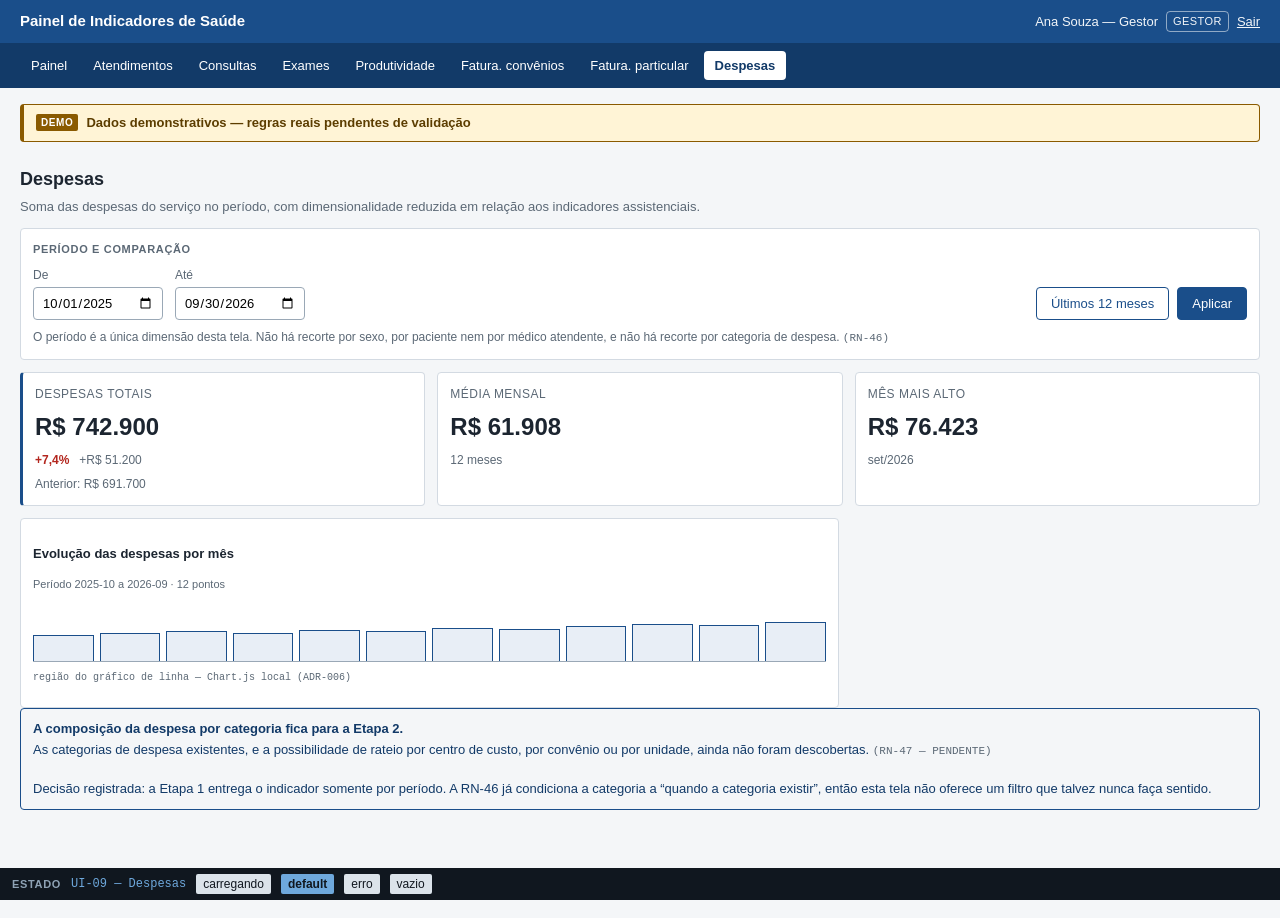
<file: docs/prototype/wireframe/ui-09-despesas.html>
<!DOCTYPE html>
<html lang="pt-BR">
<head>
<meta charset="utf-8">
<meta name="viewport" content="width=device-width, initial-scale=1">
<title>UI-09 — Despesas (wireframe)</title>
<link rel="stylesheet" href="assets/wireframe.css">
</head>
<body data-tela="UI-09" data-tela-nome="Despesas">

  <header class="topo">
    <div class="topo__marca">Painel de Indicadores de Saúde</div>
    <div class="topo__usuario">
      <span>Ana Souza — Gestor</span>
      <span class="topo__papel">Gestor</span>
      <a class="topo__link" href="ui-01-login.html">Sair</a>
    </div>
  </header>

  <nav class="navegacao" aria-label="Indicadores">
    <a href="ui-02-painel.html">Painel</a>
    <a href="ui-03-atendimentos.html">Atendimentos</a>
    <a href="ui-04-consultas.html">Consultas</a>
    <a href="ui-05-exames.html">Exames</a>
    <a href="ui-06-produtividade.html">Produtividade</a>
    <a href="ui-07-faturamento-convenios.html">Fatura. convênios</a>
    <a href="ui-08-faturamento-particular.html">Fatura. particular</a>
    <a href="ui-09-despesas.html" aria-current="page">Despesas</a>
  </nav>

  <main class="conteudo">

    <div class="badge-demo" data-rn="RN-02">
      <span class="badge-demo__tag">Demo</span>
      Dados demonstrativos — regras reais pendentes de validação
    </div>

    <h1 class="cabecalho-secao">Despesas</h1>
    <p class="descricao-secao">Soma das despesas do serviço no período, com dimensionalidade reduzida em relação aos indicadores assistenciais.</p>

    <!-- ============ ESTADO: default ============ -->
    <div data-estado="default">

      <section class="painel" data-rn="RN-07">
        <p class="painel__titulo">Período e comparação</p>
        <div class="filtros">
          <div class="campo"><label for="de">De</label><input id="de" type="date" value="2025-10-01"></div>
          <div class="campo"><label for="ate">Até</label><input id="ate" type="date" value="2026-09-30"></div>
          <div class="botoes">
            <button class="botao botao--secundario" type="button">Últimos 12 meses</button>
            <button class="botao" type="button">Aplicar</button>
          </div>
        </div>
        <p class="dica-periodo">
          O período é a única dimensão desta tela. Não há recorte por sexo, por paciente nem por médico atendente, e não
          há recorte por categoria de despesa. <span class="lista-rn">(RN-46)</span>
        </p>
      </section>

      <div class="grade" style="grid-template-columns:repeat(auto-fit,minmax(210px,1fr))">
        <article class="card card--indicador" data-rn="RN-45">
          <span class="card__rotulo">Despesas totais</span>
          <span class="card__valor">R$ 742.900</span>
          <div class="card__rodape">
            <span class="variacao variacao--negativo">+7,4%</span>
            <span class="variacao variacao--neutro">+R$ 51.200</span>
          </div>
          <span class="card__link" style="color:var(--wf-texto-suave)">Anterior: R$ 691.700</span>
        </article>
        <article class="card">
          <span class="card__rotulo">Média mensal</span>
          <span class="card__valor">R$ 61.908</span>
          <div class="card__rodape"><span class="variacao variacao--neutro">12 meses</span></div>
        </article>
        <article class="card">
          <span class="card__rotulo">Mês mais alto</span>
          <span class="card__valor">R$ 76.423</span>
          <div class="card__rodape"><span class="variacao variacao--neutro">set/2026</span></div>
        </article>
      </div>

      <div class="grade grade--larga" style="margin-top:12px">
        <section class="grafico" data-rn="RN-45">
          <p class="grafico__titulo">Evolução das despesas por mês</p>
          <p class="grafico__sub">Período 2025-10 a 2026-09 · 12 pontos</p>
          <div class="grafico__regiao" aria-hidden="true">
            <div class="grafico__barra" style="height:52%"></div>
            <div class="grafico__barra" style="height:56%"></div>
            <div class="grafico__barra" style="height:59%"></div>
            <div class="grafico__barra" style="height:55%"></div>
            <div class="grafico__barra" style="height:62%"></div>
            <div class="grafico__barra" style="height:60%"></div>
            <div class="grafico__barra" style="height:66%"></div>
            <div class="grafico__barra" style="height:64%"></div>
            <div class="grafico__barra" style="height:70%"></div>
            <div class="grafico__barra" style="height:74%"></div>
            <div class="grafico__barra" style="height:71%"></div>
            <div class="grafico__barra" style="height:78%"></div>
          </div>
          <p class="grafico__nota-tech">região do gráfico de linha — Chart.js local (ADR-006)</p>
        </section>
      </div>

      <div class="aviso aviso--info">
        <span class="aviso__titulo">A composição da despesa por categoria fica para a Etapa 2.</span>
        As categorias de despesa existentes, e a possibilidade de rateio por centro de custo, por convênio ou por
        unidade, ainda não foram descobertas. <span class="lista-rn">(RN-47 — PENDENTE)</span>
        <br><br>
        Decisão registrada: a Etapa 1 entrega o indicador somente por período. A RN-46 já condiciona a categoria a
        &ldquo;quando a categoria existir&rdquo;, então esta tela não oferece um filtro que talvez nunca faça sentido.
      </div>

    </div>

    <!-- ============ ESTADO: carregando ============ -->
    <div data-estado="carregando">
      <section class="painel"><div class="esqueleto esqueleto--linha" style="width:260px"></div></section>
      <div class="grade" style="grid-template-columns:repeat(auto-fit,minmax(210px,1fr))">
        <div class="card"><div class="esqueleto esqueleto--linha" style="width:55%"></div><div class="esqueleto esqueleto--valor"></div></div>
        <div class="card"><div class="esqueleto esqueleto--linha" style="width:55%"></div><div class="esqueleto esqueleto--valor"></div></div>
        <div class="card"><div class="esqueleto esqueleto--linha" style="width:55%"></div><div class="esqueleto esqueleto--valor"></div></div>
      </div>
      <div class="grade grade--larga" style="margin-top:12px">
        <div class="grafico"><div class="esqueleto esqueleto--grafico"></div></div>
      </div>
    </div>

    <!-- ============ ESTADO: vazio ============ -->
    <div data-estado="vazio">
      <section class="painel">
        <p class="painel__titulo">Período e comparação</p>
        <div class="filtros">
          <div class="campo"><label for="de-v">De</label><input id="de-v" type="date" value="2019-01-01"></div>
          <div class="campo"><label for="ate-v">Até</label><input id="ate-v" type="date" value="2019-01-31"></div>
          <div class="botoes"><button class="botao" type="button">Aplicar</button></div>
        </div>
      </section>
      <div class="grade" style="grid-template-columns:repeat(auto-fit,minmax(210px,1fr))">
        <article class="card card--indicador"><span class="card__rotulo">Despesas totais</span><span class="card__valor">R$ 0,00</span><div class="card__rodape"><span class="variacao variacao--neutro">—</span></div></article>
      </div>
      <div class="estado-bloco">
        <p class="estado-bloco__titulo">Nenhuma despesa no período</p>
        <p class="estado-bloco__texto">O seed demonstrativo não cobre janeiro de 2019.</p>
        <button class="botao botao--secundario" type="button">Voltar para os últimos 12 meses</button>
      </div>
    </div>

    <!-- ============ ESTADO: erro ============ -->
    <div data-estado="erro">
      <div class="estado-bloco estado-bloco--erro">
        <p class="estado-bloco__titulo">Não foi possível carregar as despesas</p>
        <p class="estado-bloco__texto">A consulta à fonte de dados falhou. O período selecionado foi preservado.</p>
        <button class="botao" type="button">Tentar novamente</button>
      </div>
    </div>

  </main>

<script src="assets/estados.js"></script>
</body>
</html>
</file>
<file: docs/prototype/wireframe/assets/wireframe.css>
/* Wireframe — SPEC-UI-001
   Direcao visual C (corporativa sobria). Valores propostos, sem marca do cliente.
   Funcao: estrutura, campos e estados. NAO e referencia de implementacao visual. */

:root {
  --wf-primaria: #1a4e8a;
  --wf-primaria-forte: #123a68;
  --wf-primaria-fraca: #e8eef6;
  --wf-superficie: #f4f6f8;
  --wf-cartao: #ffffff;
  --wf-borda: #d3dae2;
  --wf-borda-forte: #9aa8b6;
  --wf-texto: #1c2530;
  --wf-texto-suave: #5b6875;
  --wf-erro: #b3261e;
  --wf-erro-fraco: #fdecea;
  --wf-alerta: #8a5a00;
  --wf-alerta-fraco: #fff4d6;
  --wf-positivo: #1e6b34;
  --wf-negativo: #b3261e;
  --wf-espaco: 4px;
  --wf-raio: 4px;
  --wf-fonte: -apple-system, "Segoe UI", Roboto, "Helvetica Neue", Arial, sans-serif;
  --wf-fonte-mono: "Cascadia Mono", Consolas, "Courier New", monospace;
}

* { box-sizing: border-box; }

body {
  margin: 0;
  font-family: var(--wf-fonte);
  font-size: 14px;
  line-height: 1.5;
  color: var(--wf-texto);
  background: var(--wf-superficie);
}

/* ---------- Estrutura ---------- */

.topo {
  display: flex;
  align-items: center;
  justify-content: space-between;
  gap: 16px;
  flex-wrap: wrap;
  padding: 10px 20px;
  background: var(--wf-primaria);
  color: #fff;
}

.topo__marca { font-weight: 600; font-size: 15px; }
.topo__usuario { font-size: 13px; opacity: .95; display: flex; align-items: center; gap: 8px; }
.topo__papel {
  font-size: 11px;
  text-transform: uppercase;
  letter-spacing: .04em;
  border: 1px solid rgba(255, 255, 255, .55);
  border-radius: var(--wf-raio);
  padding: 1px 6px;
}
.topo__link { color: #fff; text-decoration: underline; }

.navegacao {
  display: flex;
  gap: 4px;
  flex-wrap: wrap;
  padding: 8px 20px;
  background: var(--wf-primaria-forte);
}
.navegacao a {
  color: #fff;
  text-decoration: none;
  font-size: 13px;
  padding: 4px 10px;
  border-radius: var(--wf-raio);
  border: 1px solid transparent;
}
.navegacao a:hover { border-color: rgba(255, 255, 255, .5); }
.navegacao a[aria-current="page"] { background: #fff; color: var(--wf-primaria-forte); font-weight: 600; }

.conteudo { padding: 16px 20px 96px; max-width: 1400px; }

.cabecalho-secao { margin: 0 0 4px; font-size: 18px; }
.cabecalho-secao:not(:first-child) { margin-top: 24px; }
.descricao-secao { margin: 0 0 12px; color: var(--wf-texto-suave); font-size: 13px; }

/* ---------- Badge de origem demonstrativa (RN-02) ---------- */

.badge-demo {
  display: flex;
  align-items: center;
  gap: 8px;
  background: var(--wf-alerta-fraco);
  border: 1px solid var(--wf-alerta);
  border-left: 4px solid var(--wf-alerta);
  color: #5c3d00;
  border-radius: var(--wf-raio);
  padding: 8px 12px;
  font-size: 13px;
  font-weight: 600;
  margin-bottom: 12px;
}
.badge-demo__tag {
  font-size: 10px;
  text-transform: uppercase;
  letter-spacing: .06em;
  background: var(--wf-alerta);
  color: #fff;
  border-radius: 2px;
  padding: 1px 5px;
}

/* ---------- Filtros ---------- */

.painel {
  background: var(--wf-cartao);
  border: 1px solid var(--wf-borda);
  border-radius: var(--wf-raio);
  padding: 12px;
  margin-bottom: 12px;
}
.painel__titulo {
  font-size: 11px;
  text-transform: uppercase;
  letter-spacing: .06em;
  color: var(--wf-texto-suave);
  margin: 0 0 8px;
  font-weight: 600;
}
.filtros { display: flex; gap: 12px; flex-wrap: wrap; align-items: flex-end; }
.campo { display: flex; flex-direction: column; gap: 3px; }
.campo label { font-size: 12px; color: var(--wf-texto-suave); }
.campo input, .campo select {
  font: inherit;
  font-size: 13px;
  padding: 5px 8px;
  border: 1px solid var(--wf-borda-forte);
  border-radius: var(--wf-raio);
  background: #fff;
  min-width: 130px;
}
.campo--curto input { min-width: 60px; }
.campo[data-condicional="true"] { opacity: .6; }
.campo__nota { font-size: 11px; color: var(--wf-alerta); max-width: 220px; }

.botoes { display: flex; gap: 8px; margin-left: auto; }
.botao {
  font: inherit;
  font-size: 13px;
  padding: 6px 14px;
  border-radius: var(--wf-raio);
  border: 1px solid var(--wf-primaria);
  background: var(--wf-primaria);
  color: #fff;
  cursor: pointer;
}
.botao--secundario { background: #fff; color: var(--wf-primaria); }
.botao:disabled { opacity: .5; cursor: not-allowed; }

.dica-periodo { font-size: 12px; color: var(--wf-texto-suave); margin: 8px 0 0; }
.chave-comparacao { display: flex; gap: 16px; flex-wrap: wrap; font-size: 13px; }
.chave-comparacao label { display: flex; align-items: center; gap: 5px; }
.nota-fixada {
  display: inline-block;
  font-size: 12px;
  background: var(--wf-primaria-fraca);
  border: 1px solid var(--wf-borda);
  border-radius: var(--wf-raio);
  padding: 3px 8px;
  color: var(--wf-primaria-forte);
}

/* ---------- Grade e cards ---------- */

.grade { display: grid; gap: 12px; grid-template-columns: repeat(auto-fit, minmax(230px, 1fr)); }
.grade--duas { grid-template-columns: repeat(auto-fit, minmax(320px, 1fr)); }
.grade--larga { grid-template-columns: 2fr 1fr; }
@media (max-width: 900px) { .grade--larga { grid-template-columns: 1fr; } }

.card {
  background: var(--wf-cartao);
  border: 1px solid var(--wf-borda);
  border-radius: var(--wf-raio);
  padding: 12px;
  display: flex;
  flex-direction: column;
  gap: 6px;
}
.card--indicador { border-left: 3px solid var(--wf-primaria); }
.card__rotulo { font-size: 12px; color: var(--wf-texto-suave); text-transform: uppercase; letter-spacing: .04em; }
.card__valor { font-size: 24px; font-weight: 600; font-variant-numeric: tabular-nums; }
.card__rodape { display: flex; gap: 10px; align-items: baseline; font-size: 12px; flex-wrap: wrap; }
.card__link { font-size: 12px; margin-top: auto; }

.variacao { font-weight: 600; font-variant-numeric: tabular-nums; }
.variacao--positivo { color: var(--wf-positivo); }
.variacao--negativo { color: var(--wf-negativo); }
.variacao--neutro { color: var(--wf-texto-suave); font-weight: 400; }

/* ---------- Graficos (regiao, sem biblioteca) ---------- */

.grafico {
  background: var(--wf-cartao);
  border: 1px solid var(--wf-borda);
  border-radius: var(--wf-raio);
  padding: 12px;
  min-height: 190px;
  display: flex;
  flex-direction: column;
}
.grafico__titulo { font-size: 13px; font-weight: 600; margin-bottom: 2px; }
.grafico__sub { font-size: 11px; color: var(--wf-texto-suave); margin-bottom: 10px; }
.grafico__regiao { flex: 1; display: flex; align-items: flex-end; gap: 6px; padding-top: 8px; border-bottom: 1px solid var(--wf-borda-forte); }
.grafico__barra { flex: 1; background: var(--wf-primaria-fraca); border: 1px solid var(--wf-primaria); border-bottom: 0; min-height: 4px; }
.grafico__donut {
  flex: 1;
  display: flex;
  align-items: center;
  justify-content: center;
  gap: 14px;
  flex-wrap: wrap;
}
.grafico__rosca {
  width: 120px;
  height: 120px;
  border-radius: 50%;
  border: 18px solid var(--wf-primaria);
  border-right-color: #4b83c4;
  border-top-color: #7ba7d8;
  flex: none;
}
.grafico__legenda { font-size: 12px; }
.grafico__legenda li { margin-bottom: 3px; list-style: none; }
.grafico__nota-tech {
  font-family: var(--wf-fonte-mono);
  font-size: 10px;
  color: var(--wf-texto-suave);
  margin-top: 8px;
}

/* ---------- Tabelas ---------- */

.tabela { width: 100%; border-collapse: collapse; font-size: 13px; }
.tabela th, .tabela td { text-align: left; padding: 6px 8px; border-bottom: 1px solid var(--wf-borda); }
.tabela th { font-size: 11px; text-transform: uppercase; letter-spacing: .04em; color: var(--wf-texto-suave); }
.tabela td.num, .tabela th.num { text-align: right; font-variant-numeric: tabular-nums; }
.tabela tfoot td { font-weight: 600; border-top: 2px solid var(--wf-borda-forte); }
.tabela--compacta th, .tabela--compacta td { padding: 4px 6px; }

/* ---------- Avisos, vazio, erro ---------- */

.aviso {
  border-radius: var(--wf-raio);
  padding: 10px 12px;
  font-size: 13px;
  margin-bottom: 12px;
  border: 1px solid;
}
.aviso--info { background: var(--wf-primaria-fraco); border-color: var(--wf-primaria); color: var(--wf-primaria-forte); }
.aviso--restrito { background: var(--wf-erro-fraco); border-color: var(--wf-erro); color: #7d1a15; }
.aviso__titulo { font-weight: 600; display: block; margin-bottom: 2px; }

.estado-bloco {
  border: 1px dashed var(--wf-borda-forte);
  border-radius: var(--wf-raio);
  background: #fff;
  padding: 28px 20px;
  text-align: center;
}
.estado-bloco__titulo { font-weight: 600; margin: 0 0 4px; }
.estado-bloco__texto { color: var(--wf-texto-suave); margin: 0 0 12px; font-size: 13px; }
.estado-bloco--erro { border-color: var(--wf-erro); background: var(--wf-erro-fraco); }

/* ---------- Esqueleto de carregamento ---------- */

.esqueleto {
  background: linear-gradient(90deg, #e9edf1 25%, #f2f5f8 37%, #e9edf1 63%);
  background-size: 400% 100%;
  border-radius: 2px;
  height: 12px;
}
.esqueleto--valor { height: 24px; width: 70%; }
.esqueleto--grafico { height: 150px; }
.esqueleto--linha { height: 10px; margin-bottom: 6px; }

/* ---------- Login ---------- */

.login { display: flex; align-items: center; justify-content: center; min-height: 100vh; padding: 20px; }
.login__caixa { width: 100%; max-width: 340px; }
.login__titulo { font-size: 18px; margin: 0 0 2px; }
.login__sub { color: var(--wf-texto-suave); font-size: 13px; margin: 0 0 16px; }
.login .campo input { min-width: 0; width: 100%; }
.login .botao { width: 100%; }
.login__rodape { font-size: 11px; color: var(--wf-texto-suave); margin-top: 14px; }

/* ---------- Anotacoes de wireframe ---------- */

.anotacao {
  font-size: 12px;
  color: var(--wf-texto-suave);
  border-left: 2px solid var(--wf-borda-forte);
  padding-left: 8px;
  margin: 8px 0;
}
.anotacao__tag {
  font-family: var(--wf-fonte-mono);
  font-size: 10px;
  background: var(--wf-primaria-fraca);
  color: var(--wf-primaria-forte);
  border-radius: 2px;
  padding: 0 4px;
  margin-right: 5px;
}
[id][data-rn]::before {
  content: attr(data-rn) " ";
  font-family: var(--wf-fonte-mono);
  font-size: 10px;
  color: var(--wf-primaria);
  vertical-align: super;
}
.lista-rn { font-family: var(--wf-fonte-mono); font-size: 11px; color: var(--wf-texto-suave); }

/* ---------- Barra de estados (apenas wireframe) ---------- */

.barra-estados {
  position: fixed;
  left: 0; right: 0; bottom: 0;
  background: #10171f;
  color: #dbe3ea;
  font-size: 12px;
  padding: 6px 12px;
  display: flex;
  gap: 10px;
  align-items: center;
  flex-wrap: wrap;
  z-index: 50;
}
.barra-estados strong { font-size: 11px; text-transform: uppercase; letter-spacing: .06em; color: #8fa3b5; }
.barra-estados a {
  color: #10171f;
  background: #dbe3ea;
  border-radius: 2px;
  padding: 1px 7px;
  text-decoration: none;
}
.barra-estados a[aria-current="true"] { background: #6ea8dc; font-weight: 600; }
.barra-estados .selo-tela { font-family: var(--wf-fonte-mono); color: #6ea8dc; }
</file>
